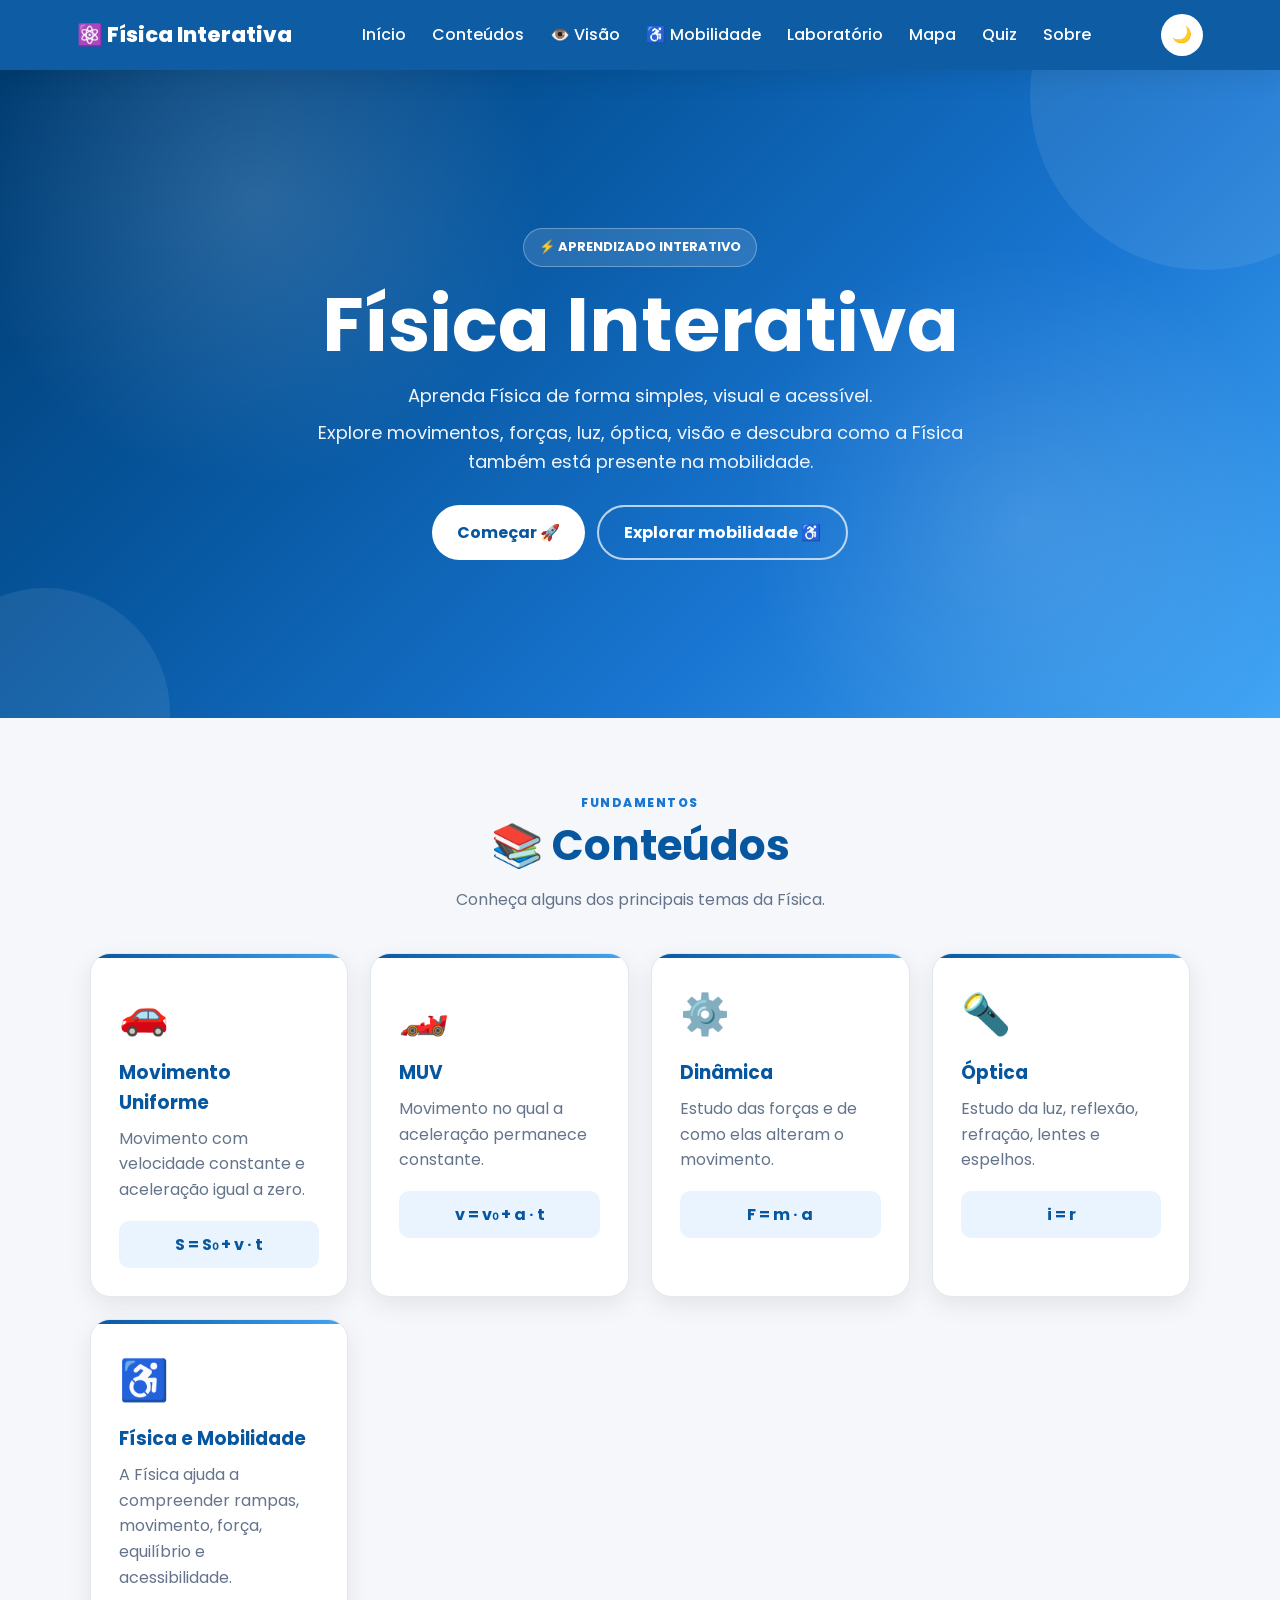
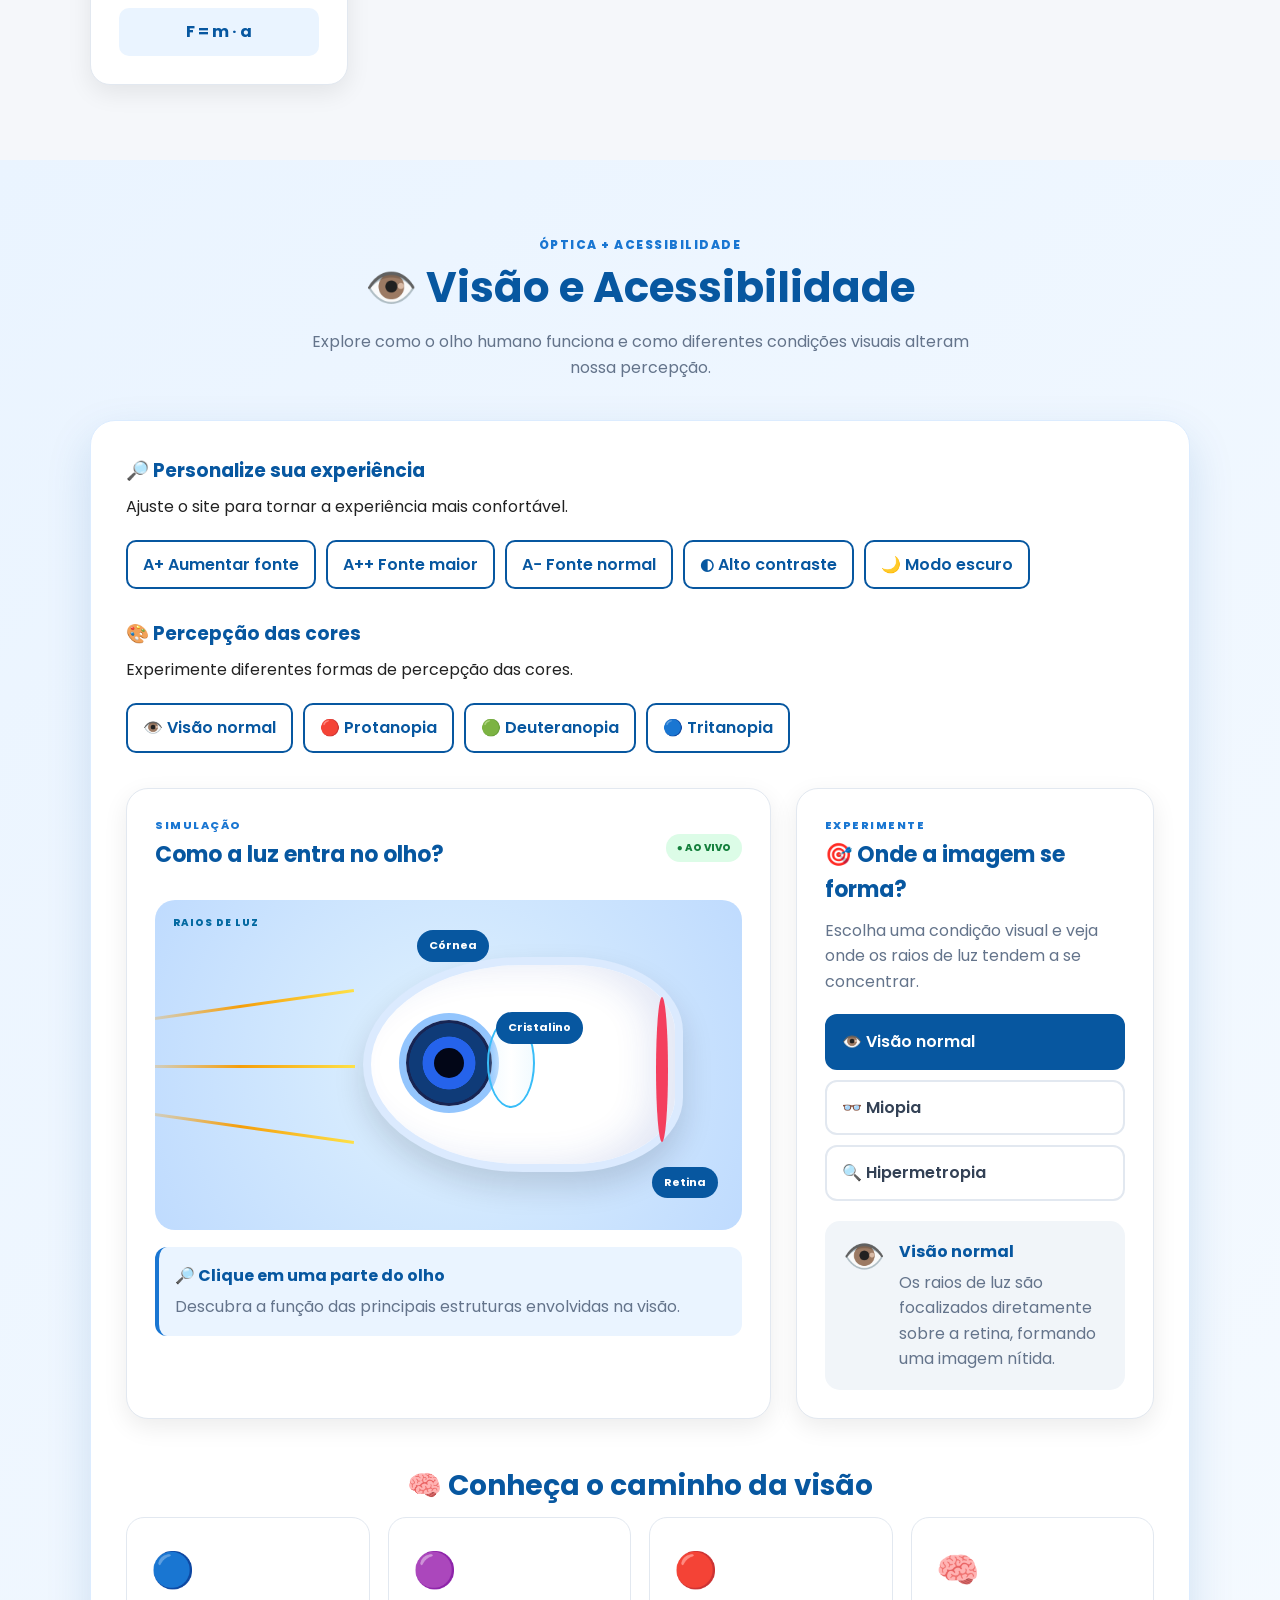
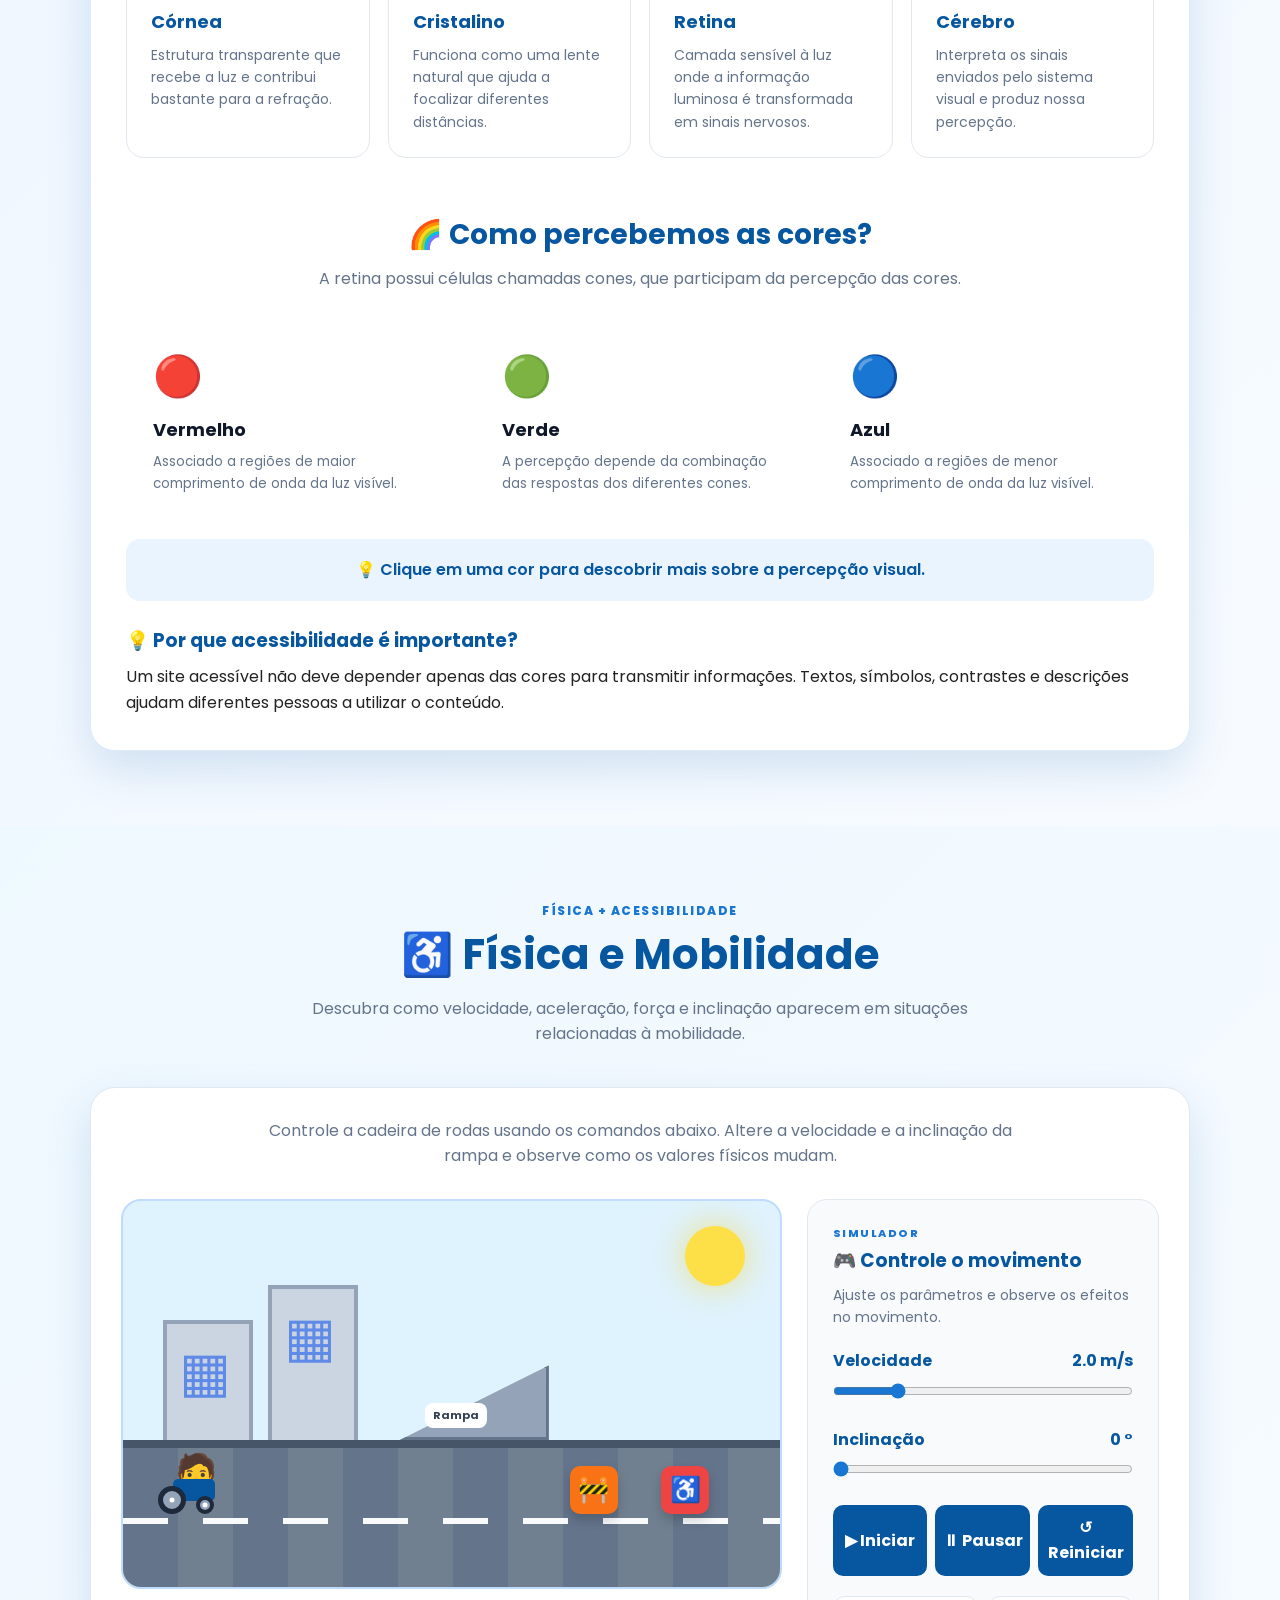
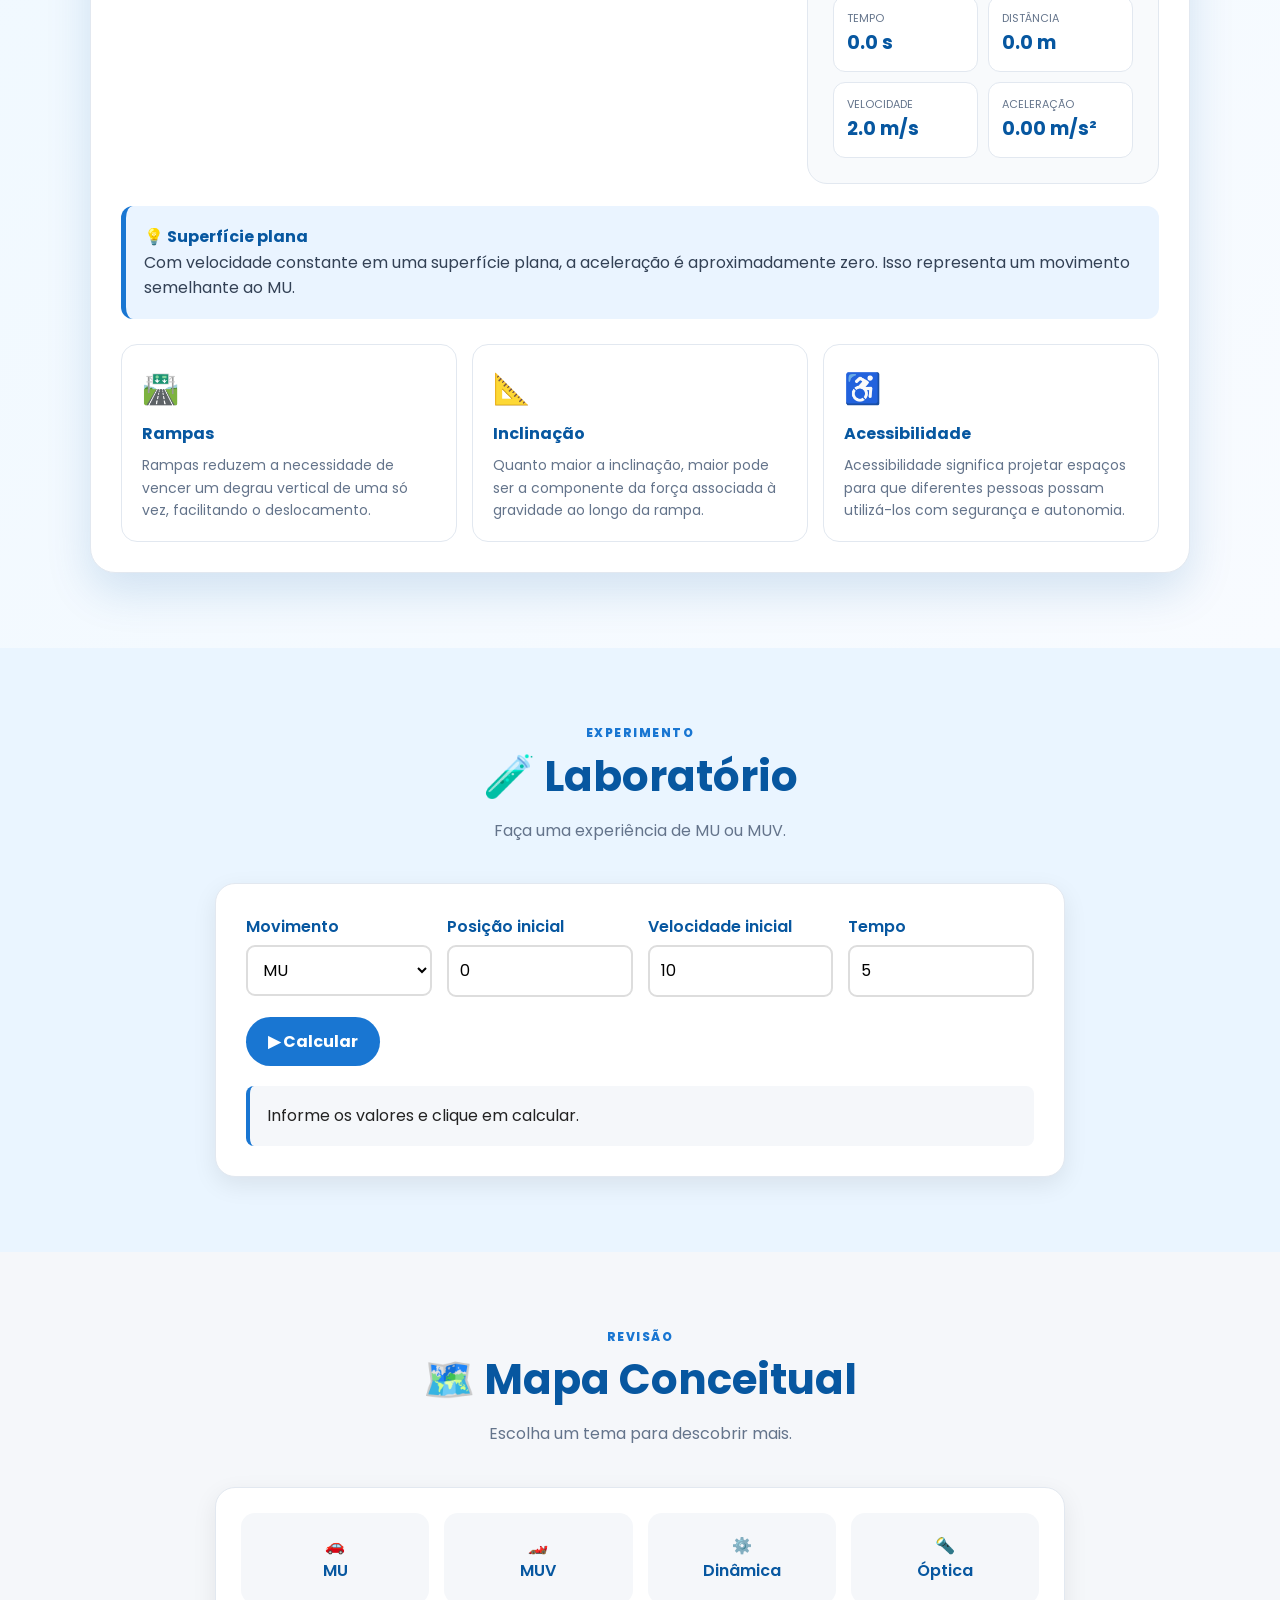
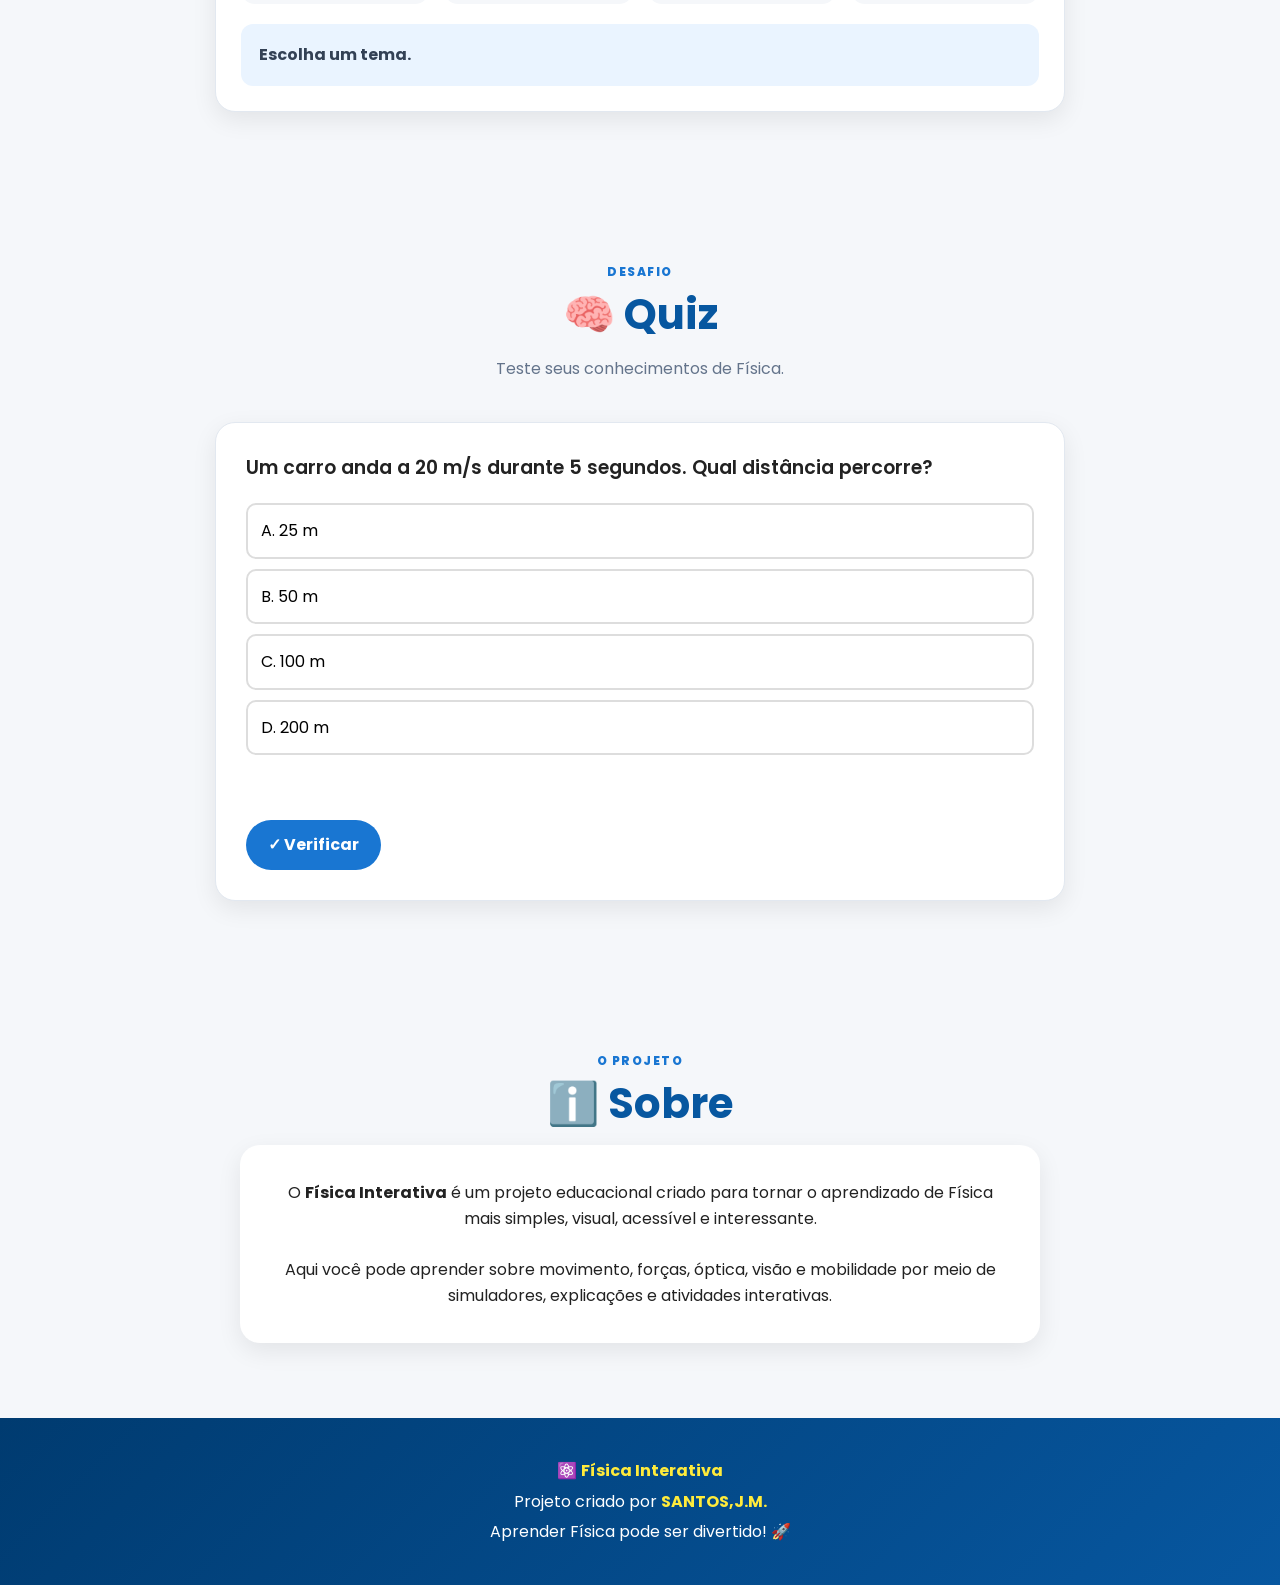
<file: index.html>
<!DOCTYPE html>
<html lang="pt-BR">

<head>
    <meta charset="UTF-8">
    <meta name="viewport" content="width=device-width, initial-scale=1.0">

    <meta
        name="description"
        content="Física Interativa — aprenda Física de forma visual, acessível e interativa."
    >

    <title>Física Interativa</title>

    <link rel="preconnect" href="https://fonts.googleapis.com">
    <link rel="preconnect" href="https://fonts.gstatic.com" crossorigin>

    <link
        href="https://fonts.googleapis.com/css2?family=Poppins:wght@400;500;600;700;800&display=swap"
        rel="stylesheet"
    >

    <style>
        /* =====================================================
           VARIÁVEIS
        ===================================================== */

        :root {
            --azul: #0757a0;
            --azul-escuro: #003b70;
            --azul2: #1976d2;
            --azul-claro: #42a5f5;

            --fundo: #f5f7fa;
            --branco: #ffffff;
            --texto: #222222;
            --texto-suave: #64748b;

            --suave: #eaf4ff;
            --verde: #2e7d32;
            --vermelho: #c62828;
            --amarelo: #f59e0b;

            --borda: #e2e8f0;

            --sombra: 0 8px 25px rgba(0, 0, 0, 0.08);
            --sombra-forte: 0 18px 45px rgba(7, 87, 160, 0.15);

            --raio: 20px;
        }

        /* =====================================================
           RESET
        ===================================================== */

        * {
            margin: 0;
            padding: 0;
            box-sizing: border-box;
        }

        html {
            scroll-behavior: smooth;
            scroll-padding-top: 80px;
        }

        body {
            font-family: "Poppins", sans-serif;
            background: var(--fundo);
            color: var(--texto);
            line-height: 1.6;
            transition: background .3s, color .3s;
        }

        button,
        input,
        select {
            font: inherit;
        }

        button {
            cursor: pointer;
        }

        a {
            text-decoration: none;
            color: inherit;
        }

        /* =====================================================
           HEADER
        ===================================================== */

        header {
            position: sticky;
            top: 0;
            z-index: 1000;

            min-height: 70px;
            padding: 12px 6%;

            display: flex;
            align-items: center;
            justify-content: space-between;
            gap: 20px;

            background: rgba(7, 87, 160, .97);
            color: white;

            box-shadow: var(--sombra);
            backdrop-filter: blur(12px);
        }

        .logo {
            font-size: 21px;
            font-weight: 800;
            white-space: nowrap;
        }

        nav {
            display: flex;
            align-items: center;
            gap: 18px;
        }

        nav a {
            position: relative;
            padding: 8px 4px;
            font-weight: 500;
        }

        nav a::after {
            content: "";
            position: absolute;
            left: 0;
            bottom: 2px;

            width: 0;
            height: 2px;

            background: #ffeb3b;
            transition: width .2s;
        }

        nav a:hover::after {
            width: 100%;
        }

        nav a:hover {
            color: #ffeb3b;
        }

        .menu-btn {
            display: none;

            border: 0;
            background: transparent;
            color: white;

            font-size: 28px;
        }

        .tema-btn {
            flex-shrink: 0;

            width: 42px;
            height: 42px;

            border: 0;
            border-radius: 50%;

            background: white;

            transition: transform .2s;
        }

        .tema-btn:hover {
            transform: rotate(15deg) scale(1.05);
        }

        /* =====================================================
           HERO
        ===================================================== */

        .hero {
            min-height: 72vh;

            display: grid;
            place-items: center;

            text-align: center;

            padding: 70px 20px;

            color: white;

            background:
                radial-gradient(
                    circle at 20% 20%,
                    rgba(255,255,255,.15),
                    transparent 25%
                ),
                radial-gradient(
                    circle at 80% 70%,
                    rgba(255,255,255,.12),
                    transparent 25%
                ),
                linear-gradient(
                    135deg,
                    #003b70,
                    #0757a0,
                    #1976d2,
                    #42a5f5
                );

            position: relative;
            overflow: hidden;
        }

        .hero::before,
        .hero::after {
            content: "";
            position: absolute;

            border-radius: 50%;

            background: rgba(255,255,255,.08);
        }

        .hero::before {
            width: 350px;
            height: 350px;
            top: -150px;
            right: -100px;
        }

        .hero::after {
            width: 250px;
            height: 250px;
            bottom: -120px;
            left: -80px;
        }

        .hero-content {
            position: relative;
            z-index: 2;

            max-width: 820px;
        }

        .hero-badge {
            display: inline-block;

            margin-bottom: 18px;

            padding: 8px 15px;

            border: 1px solid rgba(255,255,255,.3);
            border-radius: 30px;

            background: rgba(255,255,255,.12);

            font-size: 13px;
            font-weight: 700;
        }

        .hero h1 {
            font-size: clamp(42px, 8vw, 76px);
            line-height: 1.05;
            margin-bottom: 18px;
        }

        .hero p {
            font-size: 18px;
            margin: 8px auto;
            max-width: 700px;
            color: rgba(255,255,255,.94);
        }

        .hero-buttons {
            display: flex;
            justify-content: center;
            flex-wrap: wrap;
            gap: 12px;
            margin-top: 28px;
        }

        .btn {
            display: inline-flex;
            align-items: center;
            justify-content: center;

            padding: 13px 25px;

            border: 0;
            border-radius: 30px;

            background: white;
            color: var(--azul);

            font-weight: 700;

            transition: .2s;
        }

        .btn:hover {
            transform: translateY(-3px);
            box-shadow: 0 10px 25px rgba(0,0,0,.18);
        }

        .btn-outline {
            background: transparent;
            color: white;
            border: 2px solid rgba(255,255,255,.7);
        }

        /* =====================================================
           SEÇÕES
        ===================================================== */

        section {
            padding: 75px 7%;
        }

        .titulo {
            text-align: center;

            color: var(--azul);

            font-size: clamp(28px, 5vw, 42px);

            margin-bottom: 8px;
        }

        .descricao {
            max-width: 700px;

            margin: 0 auto 40px;

            text-align: center;

            color: var(--texto-suave);
        }

        .section-tag {
            display: block;
            text-align: center;

            color: var(--azul2);

            font-size: 12px;
            font-weight: 800;

            letter-spacing: 1.5px;
        }

        /* =====================================================
           CARDS
        ===================================================== */

        .cards {
            max-width: 1150px;

            margin: auto;

            display: grid;

            grid-template-columns:
                repeat(auto-fit, minmax(220px, 1fr));

            gap: 22px;
        }

        .card {
            position: relative;

            background: var(--branco);

            padding: 28px;

            border-radius: var(--raio);

            box-shadow: var(--sombra);

            border: 1px solid var(--borda);

            overflow: hidden;

            transition: .25s;
        }

        .card::before {
            content: "";

            position: absolute;

            top: 0;
            left: 0;

            width: 100%;
            height: 4px;

            background:
                linear-gradient(
                    90deg,
                    var(--azul),
                    var(--azul-claro)
                );
        }

        .card:hover {
            transform: translateY(-7px);
            box-shadow: var(--sombra-forte);
        }

        .card h3 {
            color: var(--azul);
            margin: 12px 0 8px;
        }

        .card p {
            color: var(--texto-suave);
        }

        .icone {
            font-size: 40px;
        }

        .formula {
            margin-top: 18px;

            padding: 11px;

            text-align: center;

            background: var(--suave);

            color: var(--azul);

            border-radius: 10px;

            font-weight: 700;
        }

        /* =====================================================
           ACESSIBILIDADE
        ===================================================== */

        .acessibilidade {
            background:
                linear-gradient(
                    135deg,
                    #eaf4ff,
                    #f7fbff
                );
        }

        .acessibilidade-box {
            max-width: 1100px;

            margin: auto;

            background: white;

            padding: 35px;

            border-radius: 25px;

            box-shadow: var(--sombra-forte);

            border: 1px solid #dcecff;
        }

        .acessibilidade-box h3 {
            color: var(--azul);
            margin-bottom: 8px;
        }

        .botoes-acessibilidade {
            display: flex;
            flex-wrap: wrap;
            gap: 10px;

            margin: 20px 0 30px;
        }

        .botoes-acessibilidade button {
            border: 2px solid var(--azul);

            background: white;

            color: var(--azul);

            padding: 10px 15px;

            border-radius: 10px;

            font-weight: 600;

            transition: .2s;
        }

        .botoes-acessibilidade button:hover,
        .botoes-acessibilidade button.ativo {
            background: var(--azul);
            color: white;
            transform: translateY(-2px);
        }

        /* =====================================================
           VISÃO
        ===================================================== */

        .visao-interativa {
            margin-top: 35px;
        }

        .visao-grid {
            display: grid;
            grid-template-columns: 1.35fr .75fr;
            gap: 25px;
        }

        .olho-card,
        .controle-visao {
            background: white;

            padding: 28px;

            border-radius: 22px;

            box-shadow: var(--sombra);

            border: 1px solid var(--borda);
        }

        .card-top {
            display: flex;
            align-items: center;
            justify-content: space-between;

            gap: 15px;

            margin-bottom: 20px;
        }

        .card-top h3,
        .controle-visao h3 {
            color: var(--azul);
            font-size: 22px;
        }

        .mini-label {
            display: block;

            color: var(--azul2);

            font-size: 11px;
            font-weight: 800;

            letter-spacing: 1.5px;

            margin-bottom: 3px;
        }

        .status {
            padding: 6px 11px;

            border-radius: 20px;

            background: #dcfce7;

            color: #15803d;

            font-size: 10px;
            font-weight: 800;

            white-space: nowrap;
        }

        .olho-simulacao {
            height: 330px;

            position: relative;

            overflow: hidden;

            border-radius: 20px;

            background:
                radial-gradient(
                    circle at center,
                    #e0f2fe,
                    #bfdbfe
                );
        }

        .olho-simulacao::after {
            content: "RAIOS DE LUZ";

            position: absolute;

            left: 18px;
            top: 15px;

            color: #0369a1;

            font-size: 10px;
            font-weight: 800;

            letter-spacing: 1px;
        }

        .olho-real {
            position: absolute;

            width: 320px;
            height: 215px;

            right: 10%;
            top: 57px;

            background: white;

            border: 8px solid #dbeafe;

            border-radius: 65% 45% 45% 65%;

            box-shadow:
                inset -25px 0 35px rgba(30,64,175,.12),
                0 15px 30px rgba(15,23,42,.15);
        }

        .iris {
            position: absolute;

            width: 86px;
            height: 86px;

            left: 35px;
            top: 55px;

            border-radius: 50%;

            background:
                radial-gradient(
                    circle,
                    #020617 0 18%,
                    #2563eb 19% 43%,
                    #0f3b78 44% 65%,
                    #172554 66%
                );

            box-shadow:
                0 0 0 7px #93c5fd;
        }

        .pupila {
            position: absolute;

            width: 30px;
            height: 30px;

            left: 50%;
            top: 50%;

            transform: translate(-50%, -50%);

            background: #020617;

            border-radius: 50%;
        }

        .cristalino {
            position: absolute;

            left: 116px;
            top: 53px;

            width: 48px;
            height: 90px;

            border-radius: 50%;

            background:
                linear-gradient(
                    90deg,
                    rgba(125,211,252,.1),
                    rgba(255,255,255,.9),
                    rgba(125,211,252,.1)
                );

            border: 2px solid #38bdf8;
        }

        .retina {
            position: absolute;

            right: 7px;
            top: 32px;

            width: 12px;
            height: 145px;

            border-radius: 50%;

            background: #f43f5e;
        }

        .raio {
            position: absolute;

            left: -30px;

            width: 230px;
            height: 3px;

            z-index: 5;

            background:
                linear-gradient(
                    90deg,
                    transparent,
                    #f59e0b,
                    #fde047
                );

            animation: luz 2.3s infinite linear;
        }

        .raio-1 {
            top: 105px;
            transform: rotate(-8deg);
        }

        .raio-2 {
            top: 165px;
            animation-delay: .35s;
        }

        .raio-3 {
            top: 225px;
            transform: rotate(8deg);
            animation-delay: .7s;
        }

        @keyframes luz {
            0% {
                opacity: 0;
                transform: translateX(-20px) scaleX(.5);
            }

            35% {
                opacity: 1;
            }

            100% {
                opacity: 0;
                transform: translateX(150px) scaleX(1);
            }
        }

        .parte-olho {
            position: absolute;

            z-index: 20;

            border: 0;

            padding: 7px 12px;

            border-radius: 20px;

            background: var(--azul);

            color: white;

            font-size: 11px;
            font-weight: 700;

            transition: .2s;
        }

        .parte-olho:hover {
            background: var(--azul2);
            transform: scale(1.06);
        }

        .label-cornea {
            right: 43%;
            top: 30px;
        }

        .label-cristalino {
            right: 27%;
            top: 112px;
        }

        .label-retina {
            right: 4%;
            bottom: 32px;
        }

        .explicacao-olho {
            margin-top: 17px;

            padding: 16px;

            background: var(--suave);

            border-left: 4px solid var(--azul2);

            border-radius: 12px;

            color: var(--texto-suave);
        }

        .explicacao-olho strong {
            color: var(--azul);
        }

        .explicacao-olho p {
            margin-top: 5px;
        }

        .controle-visao > p {
            color: var(--texto-suave);
            margin: 10px 0 20px;
        }

        .condicoes {
            display: grid;
            gap: 10px;
        }

        .condicao {
            width: 100%;

            padding: 13px 15px;

            text-align: left;

            border: 2px solid var(--borda);

            background: white;

            border-radius: 12px;

            color: #334155;

            font-weight: 600;
        }

        .condicao:hover {
            border-color: var(--azul2);
        }

        .condicao.ativo {
            background: var(--azul);
            border-color: var(--azul);
            color: white;
        }

        .resultado-visao {
            margin-top: 20px;

            padding: 18px;

            display: flex;
            gap: 14px;
            align-items: flex-start;

            border-radius: 15px;

            background: #f1f5f9;
        }

        .resultado-icone {
            font-size: 34px;
            line-height: 1;
        }

        .resultado-visao strong {
            color: var(--azul);
        }

        .resultado-visao p {
            margin-top: 5px;
            color: var(--texto-suave);
        }

        .anatomia {
            margin-top: 45px;
        }

        .subtitulo-visao {
            text-align: center;

            color: var(--azul);

            font-size: 28px;

            margin-bottom: 25px;
        }

        .partes-grid {
            display: grid;
            grid-template-columns: repeat(4, 1fr);
            gap: 18px;
        }

        .parte-card {
            padding: 24px;

            background: white;

            border: 1px solid var(--borda);

            border-radius: 18px;

            transition: .25s;
        }

        .parte-card:hover {
            transform: translateY(-6px);
            box-shadow: var(--sombra);
        }

        .parte-icon {
            font-size: 35px;
            margin-bottom: 10px;
        }

        .parte-card h4 {
            color: var(--azul);
            font-size: 18px;
            margin-bottom: 7px;
        }

        .parte-card p {
            color: var(--texto-suave);
            font-size: 14px;
        }

        .cores-visao {
            margin-top: 55px;
        }

        .cores-intro {
            text-align: center;
            max-width: 650px;
            margin: 0 auto 25px;
            color: var(--texto-suave);
        }

        .cores-grid {
            display: grid;
            grid-template-columns: repeat(3, 1fr);
            gap: 18px;
        }

        .cor-card {
            padding: 25px;

            border: 2px solid transparent;

            border-radius: 18px;

            background: white;

            text-align: left;

            transition: .25s;
        }

        .cor-card:hover {
            transform: translateY(-5px);
        }

        .cor-card span {
            display: block;
            font-size: 40px;
            margin-bottom: 8px;
        }

        .cor-card strong {
            display: block;
            color: #0f172a;
            font-size: 18px;
        }

        .cor-card small {
            display: block;
            color: var(--texto-suave);
            margin-top: 7px;
        }

        .cor-info {
            margin-top: 18px;

            padding: 18px;

            border-radius: 14px;

            background: var(--suave);

            color: var(--azul);

            font-weight: 600;

            text-align: center;
        }

        /* =====================================================
           MOBILIDADE
        ===================================================== */

        .mobilidade {
            background:
                linear-gradient(
                    135deg,
                    #eef8ff,
                    #f8fbff
                );
        }

        .mobilidade-box {
            max-width: 1100px;
            margin: auto;

            background: white;

            padding: 30px;

            border-radius: 25px;

            box-shadow: var(--sombra-forte);

            border: 1px solid var(--borda);
        }

        .mobilidade-intro {
            max-width: 760px;
            margin: 0 auto 30px;
            text-align: center;
            color: var(--texto-suave);
        }

        .mobilidade-grid {
            display: grid;
            grid-template-columns: 1.5fr .8fr;
            gap: 25px;
        }

        .pista-area {
            position: relative;

            height: 390px;

            overflow: hidden;

            border-radius: 20px;

            background:
                linear-gradient(
                    180deg,
                    #dff3ff 0 62%,
                    #b7e4b5 62% 100%
                );

            border: 2px solid #bfdbfe;
        }

        .ceu-sol {
            position: absolute;

            top: 25px;
            right: 35px;

            width: 60px;
            height: 60px;

            border-radius: 50%;

            background: #fde047;

            box-shadow:
                0 0 35px rgba(250,204,21,.55);
        }

        .predio {
            position: absolute;

            bottom: 38%;

            width: 90px;
            height: 120px;

            background: #cbd5e1;

            border: 4px solid #94a3b8;

            border-bottom: 0;
        }

        .predio::before {
            content: "▦";

            position: absolute;

            inset: 12px;

            color: #2563eb;

            font-size: 55px;

            line-height: 1.3;

            opacity: .65;
        }

        .predio-1 {
            left: 40px;
        }

        .predio-2 {
            left: 145px;

            height: 155px;
        }

        .pista {
            position: absolute;

            left: 0;
            right: 0;
            bottom: 0;

            height: 38%;

            background:
                repeating-linear-gradient(
                    90deg,
                    #64748b 0 55px,
                    #708090 55px 110px
                );

            border-top: 8px solid #475569;
        }

        .faixa {
            position: absolute;

            left: 0;
            right: 0;
            top: 50%;

            height: 6px;

            background:
                repeating-linear-gradient(
                    90deg,
                    #f8fafc 0 45px,
                    transparent 45px 80px
                );
        }

        .rampa {
            position: absolute;

            left: 42%;
            bottom: 38%;

            width: 150px;
            height: 75px;

            background: #94a3b8;

            clip-path: polygon(0 100%, 100% 100%, 100% 0);

            border: 3px solid #64748b;
        }

        .rampa-label {
            position: absolute;

            left: 46%;
            bottom: calc(38% + 12px);

            padding: 4px 8px;

            background: white;

            border-radius: 8px;

            color: #334155;

            font-size: 11px;
            font-weight: 700;
        }

        .obstaculo {
            position: absolute;

            bottom: 19%;

            width: 48px;
            height: 48px;

            display: grid;
            place-items: center;

            border-radius: 10px;

            border: 0;

            background: #f97316;
            color: white;

            font-size: 25px;

            box-shadow: 0 6px 12px rgba(0,0,0,.18);

            transition: transform .2s;
        }

        .obstaculo:hover {
            transform: scale(1.1);
        }

        .obstaculo-1 {
            left: 68%;
        }

        .obstaculo-2 {
            left: 82%;
            background: #ef4444;
        }

        .cadeira {
            position: absolute;

            left: 25px;
            bottom: 19%;

            width: 75px;
            height: 70px;

            z-index: 10;

            transition:
                left .08s linear,
                transform .2s;
        }

        .pessoa {
            position: absolute;

            left: 27px;
            top: 0;

            font-size: 34px;
        }

        .assento {
            position: absolute;

            left: 25px;
            top: 35px;

            width: 42px;
            height: 22px;

            border-radius: 5px;

            background: #0757a0;
        }

        .roda {
            position: absolute;

            bottom: 0;

            width: 28px;
            height: 28px;

            border: 5px solid #1e293b;

            border-radius: 50%;

            background: #94a3b8;
        }

        .roda::after {
            content: "";

            position: absolute;

            width: 5px;
            height: 5px;

            left: 50%;
            top: 50%;

            transform: translate(-50%, -50%);

            background: white;

            border-radius: 50%;
        }

        .roda-1 {
            left: 10px;
        }

        .roda-2 {
            left: 48px;
            width: 18px;
            height: 18px;
            border-width: 4px;
        }

        .controle-mobilidade {
            padding: 25px;

            border-radius: 20px;

            background: #f8fafc;

            border: 1px solid var(--borda);
        }

        .controle-mobilidade h3 {
            color: var(--azul);
            margin-bottom: 8px;
        }

        .controle-mobilidade p {
            color: var(--texto-suave);
            font-size: 14px;
        }

        .controle-item {
            margin-top: 20px;
        }

        .controle-item label {
            display: flex;
            justify-content: space-between;

            color: var(--azul);

            font-weight: 700;

            margin-bottom: 7px;
        }

        .controle-item input[type="range"] {
            width: 100%;
            accent-color: var(--azul2);
        }

        .botoes-mobilidade {
            display: grid;
            grid-template-columns: repeat(3, 1fr);
            gap: 8px;
            margin-top: 20px;
        }

        .botoes-mobilidade button {
            padding: 10px 7px;

            border: 0;

            border-radius: 10px;

            background: var(--azul);

            color: white;

            font-weight: 700;
        }

        .botoes-mobilidade button:hover {
            background: var(--azul2);
        }

        .dados-mobilidade {
            display: grid;
            grid-template-columns: repeat(2, 1fr);

            gap: 10px;

            margin-top: 20px;
        }

        .dado {
            padding: 13px;

            background: white;

            border-radius: 12px;

            border: 1px solid var(--borda);
        }

        .dado span {
            display: block;

            color: var(--texto-suave);

            font-size: 11px;

            text-transform: uppercase;
        }

        .dado strong {
            display: block;

            color: var(--azul);

            font-size: 19px;
        }

        .mobilidade-info {
            margin-top: 22px;

            padding: 18px;

            border-left: 5px solid var(--azul2);

            background: var(--suave);

            border-radius: 12px;

            color: #334155;
        }

        .mobilidade-info strong {
            color: var(--azul);
        }

        .acessibilidade-cards {
            display: grid;

            grid-template-columns:
                repeat(3, 1fr);

            gap: 15px;

            margin-top: 25px;
        }

        .acess-card {
            padding: 20px;

            background: white;

            border: 1px solid var(--borda);

            border-radius: 16px;
        }

        .acess-card span {
            font-size: 30px;
        }

        .acess-card h4 {
            color: var(--azul);
            margin: 8px 0;
        }

        .acess-card p {
            color: var(--texto-suave);
            font-size: 14px;
        }

        /* =====================================================
           LABORATÓRIO
        ===================================================== */

        .laboratorio {
            background: #eaf5ff;
        }

        .simulador,
        .quiz {
            max-width: 850px;

            margin: auto;

            background: white;

            padding: 30px;

            border-radius: 20px;

            box-shadow: var(--sombra);

            border: 1px solid var(--borda);
        }

        .controles {
            display: grid;

            grid-template-columns:
                repeat(auto-fit, minmax(160px, 1fr));

            gap: 15px;
        }

        .campo label {
            display: block;

            color: var(--azul);

            font-weight: 600;

            margin-bottom: 5px;
        }

        .campo input,
        .campo select {
            width: 100%;

            padding: 11px;

            border: 2px solid #ddd;

            border-radius: 9px;

            background: white;
        }

        .campo input:focus,
        .campo select:focus {
            outline: 3px solid rgba(25,118,210,.15);
            border-color: var(--azul2);
        }

        .btn-azul {
            margin-top: 20px;

            padding: 12px 22px;

            border: 0;

            border-radius: 25px;

            background: var(--azul2);

            color: white;

            font-weight: 700;

            transition: .2s;
        }

        .btn-azul:hover {
            background: var(--azul);
            transform: translateY(-2px);
        }

        .resultado {
            margin-top: 20px;

            padding: 17px;

            background: #f5f7fa;

            border-left: 4px solid var(--azul2);

            border-radius: 8px;
        }

        /* =====================================================
           MAPA
        ===================================================== */

        .mapa-box {
            max-width: 850px;

            margin: auto;

            background: white;

            padding: 25px;

            border-radius: 20px;

            box-shadow: var(--sombra);

            border: 1px solid var(--borda);
        }

        .mapa {
            display: grid;

            grid-template-columns:
                repeat(4, 1fr);

            gap: 15px;
        }

        .mapa button {
            border: 0;

            padding: 20px;

            background: #f5f7fa;

            color: var(--azul);

            border-radius: 14px;

            font-weight: 600;

            transition: .2s;
        }

        .mapa button:hover,
        .mapa button.ativo {
            background: var(--suave);
            transform: translateY(-3px);
        }

        #resumo {
            margin-top: 20px;

            padding: 18px;

            background: var(--suave);

            border-radius: 12px;

            color: #334155;
        }

        /* =====================================================
           QUIZ
        ===================================================== */

        .pergunta {
            font-size: 19px;

            font-weight: 600;

            margin-bottom: 20px;
        }

        .opcoes {
            display: grid;
            gap: 10px;
        }

        .opcao {
            padding: 13px;

            text-align: left;

            border: 2px solid #ddd;

            border-radius: 10px;

            background: white;

            transition: .2s;
        }

        .opcao:hover {
            border-color: var(--azul2);
            background: var(--suave);
        }

        .opcao.selecionada {
            border-color: var(--azul2);
            background: #dceeff;
        }

        .feedback {
            margin-top: 15px;

            padding: 15px;

            border-radius: 10px;
        }

        .certo {
            background: #dff5e3;
            color: #176525;
        }

        .erro {
            background: #ffe1e1;
            color: #9b1c1c;
        }

        /* =====================================================
           SOBRE
        ===================================================== */

        .sobre-box {
            max-width: 800px;

            margin: auto;

            text-align: center;

            padding: 35px;

            background: white;

            border-radius: 20px;

            box-shadow: var(--sombra);
        }

        /* =====================================================
           FOOTER
        ===================================================== */

        footer {
            padding: 35px 20px;

            background:
                linear-gradient(
                    135deg,
                    #003b70,
                    #0757a0
                );

            color: white;

            text-align: center;
        }

        footer p {
            margin: 5px 0;
        }

        footer strong {
            color: #ffeb3b;
        }

        /* =====================================================
           MODO ESCURO
        ===================================================== */

        body.dark {
            --fundo: #0f172a;
            --texto: #f1f5f9;
            --suave: #172554;
            --texto-suave: #cbd5e1;
            --borda: #334155;
        }

        body.dark .acessibilidade,
        body.dark .mobilidade,
        body.dark .laboratorio {
            background: #111c35;
        }

        body.dark .card,
        body.dark .acessibilidade-box,
        body.dark .olho-card,
        body.dark .controle-visao,
        body.dark .parte-card,
        body.dark .cor-card,
        body.dark .simulador,
        body.dark .quiz,
        body.dark .mapa-box,
        body.dark .sobre-box,
        body.dark .mobilidade-box {
            background: #1e293b;
            color: var(--texto);
            border-color: #334155;
        }

        body.dark .controle-mobilidade,
        body.dark .dado,
        body.dark .acess-card {
            background: #0f172a;
            border-color: #334155;
        }

        body.dark .campo input,
        body.dark .campo select,
        body.dark .opcao,
        body.dark .condicao,
        body.dark .botoes-acessibilidade button {
            background: #0f172a;
            color: white;
            border-color: #475569;
        }

        body.dark .resultado,
        body.dark .resultado-visao {
            background: #0f172a;
        }

        body.dark .cor-card strong {
            color: white;
        }

        body.dark .olho-simulacao {
            background:
                radial-gradient(
                    circle,
                    #172554,
                    #0f172a
                );
        }

        body.dark .status {
            background: #14532d;
            color: #bbf7d0;
        }

        body.dark .mobilidade-info {
            color: #cbd5e1;
        }

        /* =====================================================
           ALTO CONTRASTE
        ===================================================== */

        body.contraste {
            background: #000;
            color: #fff;
        }

        body.contraste .card,
        body.contraste .acessibilidade-box,
        body.contraste .olho-card,
        body.contraste .controle-visao,
        body.contraste .parte-card,
        body.contraste .cor-card,
        body.contraste .simulador,
        body.contraste .quiz,
        body.contraste .mapa-box,
        body.contraste .sobre-box,
        body.contraste .mobilidade-box,
        body.contraste .controle-mobilidade,
        body.contraste .acess-card {
            background: #000;
            color: white;
            border: 2px solid white;
        }

        body.contraste .titulo,
        body.contraste h3,
        body.contraste h4 {
            color: white;
        }

        body.contraste .descricao,
        body.contraste .parte-card p,
        body.contraste .cor-card small,
        body.contraste .controle-visao > p,
        body.contraste .mobilidade-intro,
        body.contraste .controle-mobilidade p,
        body.contraste .acess-card p {
            color: white;
        }

        /* =====================================================
           SIMULAÇÃO DE CORES
        ===================================================== */

        body.protanopia .visao-area {
            filter: sepia(.55) saturate(.65);
        }

        body.deuteranopia .visao-area {
            filter:
                sepia(.35)
                hue-rotate(15deg)
                saturate(.75);
        }

        body.tritanopia .visao-area {
            filter:
                hue-rotate(40deg)
                saturate(.8);
        }

        /* =====================================================
           FONTE
        ===================================================== */

        body.fonte-grande {
            font-size: 115%;
        }

        body.fonte-maior {
            font-size: 130%;
        }

        /* =====================================================
           REDUÇÃO DE MOVIMENTO
        ===================================================== */

        @media (prefers-reduced-motion: reduce) {
            *,
            *::before,
            *::after {
                scroll-behavior: auto !important;
                animation-duration: .01ms !important;
                transition-duration: .01ms !important;
            }
        }

        /* =====================================================
           MOBILE
        ===================================================== */

        @media (max-width: 900px) {
            nav {
                display: none;

                position: absolute;

                top: 70px;
                right: 15px;

                width: 240px;

                flex-direction: column;
                align-items: stretch;

                gap: 0;

                background: var(--azul);

                border-radius: 0 0 15px 15px;

                overflow: hidden;

                box-shadow: var(--sombra);
            }

            nav.ativo {
                display: flex;
            }

            nav a {
                padding: 14px 18px;
                border-bottom: 1px solid #ffffff22;
            }

            .menu-btn {
                display: block;
            }

            .visao-grid,
            .mobilidade-grid {
                grid-template-columns: 1fr;
            }

            .partes-grid {
                grid-template-columns: repeat(2, 1fr);
            }
        }

        @media (max-width: 600px) {
            header {
                padding: 12px 4%;
            }

            .logo {
                font-size: 18px;
            }

            section {
                padding: 50px 5%;
            }

            .hero {
                min-height: 65vh;
            }

            .hero p {
                font-size: 16px;
            }

            .hero-buttons {
                flex-direction: column;
                align-items: center;
            }

            .btn {
                width: min(280px, 100%);
            }

            .acessibilidade-box,
            .olho-card,
            .controle-visao,
            .simulador,
            .quiz,
            .mobilidade-box {
                padding: 20px;
            }

            .partes-grid,
            .cores-grid,
            .acessibilidade-cards {
                grid-template-columns: 1fr;
            }

            .mapa {
                grid-template-columns: 1fr;
            }

            .olho-simulacao {
                height: 280px;
            }

            .olho-real {
                width: 270px;
                transform: scale(.82);
                transform-origin: center;
                right: -5px;
            }

            .label-cornea {
                right: 38%;
            }

            .label-cristalino {
                right: 12%;
            }

            .label-retina {
                right: 2%;
                bottom: 20px;
            }

            .card-top {
                align-items: flex-start;
                flex-direction: column;
            }

            .pista-area {
                height: 330px;
            }

            .botoes-mobilidade {
                grid-template-columns: 1fr;
            }
        }
    </style>
</head>

<body>

    <!-- =====================================================
         HEADER
    ===================================================== -->

    <header>
        <a href="#inicio" class="logo">
            ⚛️ Física Interativa
        </a>

        <button
            class="menu-btn"
            id="menuBtn"
            aria-label="Abrir menu"
            aria-expanded="false">
            ☰
        </button>

        <nav id="menu">
            <a href="#inicio">Início</a>
            <a href="#conteudos">Conteúdos</a>
            <a href="#visao">👁️ Visão</a>
            <a href="#mobilidade">♿ Mobilidade</a>
            <a href="#laboratorio">Laboratório</a>
            <a href="#mapa">Mapa</a>
            <a href="#quiz">Quiz</a>
            <a href="#sobre">Sobre</a>
        </nav>

        <button
            class="tema-btn"
            id="temaBtn"
            aria-label="Ativar modo escuro">
            🌙
        </button>
    </header>

    <main>

        <!-- =================================================
             HERO
        ================================================= -->

        <section class="hero" id="inicio">

            <div class="hero-content">

                <span class="hero-badge">
                    ⚡ APRENDIZADO INTERATIVO
                </span>

                <h1>
                    Física Interativa
                </h1>

                <p>
                    Aprenda Física de forma simples,
                    visual e acessível.
                </p>

                <p>
                    Explore movimentos, forças, luz,
                    óptica, visão e descubra como a Física
                    também está presente na mobilidade.
                </p>

                <div class="hero-buttons">

                    <a href="#conteudos" class="btn">
                        Começar 🚀
                    </a>

                    <a href="#mobilidade" class="btn btn-outline">
                        Explorar mobilidade ♿
                    </a>

                </div>
            </div>
        </section>

        <!-- =================================================
             CONTEÚDOS
        ================================================= -->

        <section id="conteudos">

            <span class="section-tag">
                FUNDAMENTOS
            </span>

            <h2 class="titulo">
                📚 Conteúdos
            </h2>

            <p class="descricao">
                Conheça alguns dos principais temas da Física.
            </p>

            <div class="cards">

                <article class="card">
                    <span class="icone">🚗</span>

                    <h3>
                        Movimento Uniforme
                    </h3>

                    <p>
                        Movimento com velocidade constante
                        e aceleração igual a zero.
                    </p>

                    <div class="formula">
                        S = S₀ + v · t
                    </div>
                </article>

                <article class="card">
                    <span class="icone">🏎️</span>

                    <h3>
                        MUV
                    </h3>

                    <p>
                        Movimento no qual a aceleração
                        permanece constante.
                    </p>

                    <div class="formula">
                        v = v₀ + a · t
                    </div>
                </article>

                <article class="card">
                    <span class="icone">⚙️</span>

                    <h3>
                        Dinâmica
                    </h3>

                    <p>
                        Estudo das forças e de como
                        elas alteram o movimento.
                    </p>

                    <div class="formula">
                        F = m · a
                    </div>
                </article>

                <article class="card">
                    <span class="icone">🔦</span>

                    <h3>
                        Óptica
                    </h3>

                    <p>
                        Estudo da luz, reflexão,
                        refração, lentes e espelhos.
                    </p>

                    <div class="formula">
                        i = r
                    </div>
                </article>

                <article class="card">
                    <span class="icone">♿</span>

                    <h3>
                        Física e Mobilidade
                    </h3>

                    <p>
                        A Física ajuda a compreender rampas,
                        movimento, força, equilíbrio e
                        acessibilidade.
                    </p>

                    <div class="formula">
                        F = m · a
                    </div>
                </article>

            </div>
        </section>

        <!-- =================================================
             VISÃO E ACESSIBILIDADE
        ================================================= -->

        <section class="acessibilidade" id="visao">

            <span class="section-tag">
                ÓPTICA + ACESSIBILIDADE
            </span>

            <h2 class="titulo">
                👁️ Visão e Acessibilidade
            </h2>

            <p class="descricao">
                Explore como o olho humano funciona e como
                diferentes condições visuais alteram nossa
                percepção.
            </p>

            <div class="acessibilidade-box">

                <h3>
                    🔎 Personalize sua experiência
                </h3>

                <p>
                    Ajuste o site para tornar a experiência
                    mais confortável.
                </p>

                <div class="botoes-acessibilidade">

                    <button id="fonteMais">
                        A+ Aumentar fonte
                    </button>

                    <button id="fonteMaior">
                        A++ Fonte maior
                    </button>

                    <button id="fonteMenos">
                        A− Fonte normal
                    </button>

                    <button id="contraste">
                        ◐ Alto contraste
                    </button>

                    <button id="escuro">
                        🌙 Modo escuro
                    </button>

                </div>

                <h3>
                    🎨 Percepção das cores
                </h3>

                <p>
                    Experimente diferentes formas de percepção
                    das cores.
                </p>

                <div class="botoes-acessibilidade">

                    <button data-visao="normal">
                        👁️ Visão normal
                    </button>

                    <button data-visao="protanopia">
                        🔴 Protanopia
                    </button>

                    <button data-visao="deuteranopia">
                        🟢 Deuteranopia
                    </button>

                    <button data-visao="tritanopia">
                        🔵 Tritanopia
                    </button>

                </div>

                <div class="visao-interativa">

                    <div class="visao-grid">

                        <div class="olho-card">

                            <div class="card-top">

                                <div>
                                    <span class="mini-label">
                                        SIMULAÇÃO
                                    </span>

                                    <h3>
                                        Como a luz entra no olho?
                                    </h3>
                                </div>

                                <span class="status">
                                    ● AO VIVO
                                </span>

                            </div>

                            <div
                                class="olho-simulacao"
                                id="visaoArea">

                                <div class="raio raio-1"></div>
                                <div class="raio raio-2"></div>
                                <div class="raio raio-3"></div>

                                <div class="olho-real">

                                    <div class="iris">
                                        <div class="pupila"></div>
                                    </div>

                                    <div class="cristalino"></div>

                                    <div class="retina"></div>

                                </div>

                                <button
                                    class="parte-olho label-cornea"
                                    data-parte="cornea">
                                    Córnea
                                </button>

                                <button
                                    class="parte-olho label-cristalino"
                                    data-parte="cristalino">
                                    Cristalino
                                </button>

                                <button
                                    class="parte-olho label-retina"
                                    data-parte="retina">
                                    Retina
                                </button>

                            </div>

                            <div
                                class="explicacao-olho"
                                id="explicacaoOlho">

                                <strong>
                                    🔎 Clique em uma parte do olho
                                </strong>

                                <p>
                                    Descubra a função das principais
                                    estruturas envolvidas na visão.
                                </p>

                            </div>

                        </div>

                        <div class="controle-visao">

                            <span class="mini-label">
                                EXPERIMENTE
                            </span>

                            <h3>
                                🎯 Onde a imagem se forma?
                            </h3>

                            <p>
                                Escolha uma condição visual e veja
                                onde os raios de luz tendem a se
                                concentrar.
                            </p>

                            <div class="condicoes">

                                <button
                                    class="condicao ativo"
                                    data-condicao="normal">
                                    👁️ Visão normal
                                </button>

                                <button
                                    class="condicao"
                                    data-condicao="miopia">
                                    👓 Miopia
                                </button>

                                <button
                                    class="condicao"
                                    data-condicao="hipermetropia">
                                    🔍 Hipermetropia
                                </button>

                            </div>

                            <div
                                class="resultado-visao"
                                id="resultadoVisao">

                                <div class="resultado-icone">
                                    👁️
                                </div>

                                <div>
                                    <strong>
                                        Visão normal
                                    </strong>

                                    <p>
                                        Os raios de luz são focalizados
                                        diretamente sobre a retina,
                                        formando uma imagem nítida.
                                    </p>
                                </div>

                            </div>

                        </div>
                    </div>

                    <div class="anatomia">

                        <h3 class="subtitulo-visao">
                            🧠 Conheça o caminho da visão
                        </h3>

                        <div class="partes-grid">

                            <article class="parte-card">
                                <div class="parte-icon">🔵</div>

                                <h4>
                                    Córnea
                                </h4>

                                <p>
                                    Estrutura transparente que recebe
                                    a luz e contribui bastante para
                                    a refração.
                                </p>
                            </article>

                            <article class="parte-card">
                                <div class="parte-icon">🟣</div>

                                <h4>
                                    Cristalino
                                </h4>

                                <p>
                                    Funciona como uma lente natural
                                    que ajuda a focalizar diferentes
                                    distâncias.
                                </p>
                            </article>

                            <article class="parte-card">
                                <div class="parte-icon">🔴</div>

                                <h4>
                                    Retina
                                </h4>

                                <p>
                                    Camada sensível à luz onde a
                                    informação luminosa é transformada
                                    em sinais nervosos.
                                </p>
                            </article>

                            <article class="parte-card">
                                <div class="parte-icon">🧠</div>

                                <h4>
                                    Cérebro
                                </h4>

                                <p>
                                    Interpreta os sinais enviados pelo
                                    sistema visual e produz nossa
                                    percepção.
                                </p>
                            </article>

                        </div>
                    </div>

                    <div class="cores-visao">

                        <h3 class="subtitulo-visao">
                            🌈 Como percebemos as cores?
                        </h3>

                        <p class="cores-intro">
                            A retina possui células chamadas cones,
                            que participam da percepção das cores.
                        </p>

                        <div class="cores-grid">

                            <button
                                class="cor-card"
                                data-cor="vermelho">

                                <span>🔴</span>

                                <strong>
                                    Vermelho
                                </strong>

                                <small>
                                    Associado a regiões de maior
                                    comprimento de onda da luz visível.
                                </small>
                            </button>

                            <button
                                class="cor-card"
                                data-cor="verde">

                                <span>🟢</span>

                                <strong>
                                    Verde
                                </strong>

                                <small>
                                    A percepção depende da combinação
                                    das respostas dos diferentes cones.
                                </small>
                            </button>

                            <button
                                class="cor-card"
                                data-cor="azul">

                                <span>🔵</span>

                                <strong>
                                    Azul
                                </strong>

                                <small>
                                    Associado a regiões de menor
                                    comprimento de onda da luz visível.
                                </small>
                            </button>

                        </div>

                        <div
                            class="cor-info"
                            id="corInfo">

                            💡 Clique em uma cor para descobrir
                            mais sobre a percepção visual.

                        </div>

                    </div>
                </div>

                <br>

                <h3>
                    💡 Por que acessibilidade é importante?
                </h3>

                <p>
                    Um site acessível não deve depender apenas
                    das cores para transmitir informações.
                    Textos, símbolos, contrastes e descrições
                    ajudam diferentes pessoas a utilizar o conteúdo.
                </p>

            </div>
        </section>

        <!-- =================================================
             MOBILIDADE
        ================================================= -->

        <section
            class="mobilidade"
            id="mobilidade">

            <span class="section-tag">
                FÍSICA + ACESSIBILIDADE
            </span>

            <h2 class="titulo">
                ♿ Física e Mobilidade
            </h2>

            <p class="descricao">
                Descubra como velocidade, aceleração, força e
                inclinação aparecem em situações relacionadas
                à mobilidade.
            </p>

            <div class="mobilidade-box">

                <p class="mobilidade-intro">
                    Controle a cadeira de rodas usando os comandos
                    abaixo. Altere a velocidade e a inclinação da
                    rampa e observe como os valores físicos mudam.
                </p>

                <div class="mobilidade-grid">

                    <!-- PISTA -->

                    <div class="pista-area" id="pistaArea">

                        <div class="ceu-sol"></div>

                        <div class="predio predio-1"></div>
                        <div class="predio predio-2"></div>

                        <div class="rampa"></div>

                        <div class="rampa-label">
                            Rampa
                        </div>

                        <div class="pista">
                            <div class="faixa"></div>
                        </div>

                        <button
                            class="obstaculo obstaculo-1"
                            data-obstaculo="calcada">
                            🚧
                        </button>

                        <button
                            class="obstaculo obstaculo-2"
                            data-obstaculo="acessibilidade">
                            ♿
                        </button>

                        <div
                            class="cadeira"
                            id="cadeira"
                            aria-label="Pessoa utilizando cadeira de rodas">

                            <div class="pessoa">
                                🧑
                            </div>

                            <div class="assento"></div>

                            <div class="roda roda-1"></div>
                            <div class="roda roda-2"></div>

                        </div>

                    </div>

                    <!-- CONTROLES -->

                    <div class="controle-mobilidade">

                        <span class="mini-label">
                            SIMULADOR
                        </span>

                        <h3>
                            🎮 Controle o movimento
                        </h3>

                        <p>
                            Ajuste os parâmetros e observe
                            os efeitos no movimento.
                        </p>

                        <div class="controle-item">

                            <label for="velocidade">
                                <span>Velocidade</span>

                                <span>
                                    <output id="valorVelocidade">
                                        2
                                    </output>
                                    m/s
                                </span>
                            </label>

                            <input
                                type="range"
                                id="velocidade"
                                min="0"
                                max="10"
                                step="0.5"
                                value="2"
                            >

                        </div>

                        <div class="controle-item">

                            <label for="inclinacao">
                                <span>Inclinação</span>

                                <span>
                                    <output id="valorInclinacao">
                                        0
                                    </output>
                                    °
                                </span>
                            </label>

                            <input
                                type="range"
                                id="inclinacao"
                                min="0"
                                max="20"
                                step="1"
                                value="0"
                            >

                        </div>

                        <div class="botoes-mobilidade">

                            <button id="iniciarMobilidade">
                                ▶ Iniciar
                            </button>

                            <button id="pausarMobilidade">
                                ⏸ Pausar
                            </button>

                            <button id="resetMobilidade">
                                ↺ Reiniciar
                            </button>

                        </div>

                        <div class="dados-mobilidade">

                            <div class="dado">
                                <span>Tempo</span>

                                <strong>
                                    <output id="tempoMobilidade">
                                        0.0
                                    </output>
                                    s
                                </strong>
                            </div>

                            <div class="dado">
                                <span>Distância</span>

                                <strong>
                                    <output id="distanciaMobilidade">
                                        0.0
                                    </output>
                                    m
                                </strong>
                            </div>

                            <div class="dado">
                                <span>Velocidade</span>

                                <strong>
                                    <output id="velocidadeAtual">
                                        2.0
                                    </output>
                                    m/s
                                </strong>
                            </div>

                            <div class="dado">
                                <span>Aceleração</span>

                                <strong>
                                    <output id="aceleracaoMobilidade">
                                        0.0
                                    </output>
                                    m/s²
                                </strong>
                            </div>

                        </div>

                    </div>

                </div>

                <div
                    class="mobilidade-info"
                    id="mobilidadeInfo">

                    <strong>
                        💡 O que está acontecendo?
                    </strong>

                    <p>
                        Em uma superfície plana, manter uma velocidade
                        constante significa aceleração aproximadamente
                        igual a zero. A situação muda quando forças
                        externas, como uma inclinação, entram em ação.
                    </p>

                </div>

                <div class="acessibilidade-cards">

                    <article class="acess-card">
                        <span>🛣️</span>

                        <h4>
                            Rampas
                        </h4>

                        <p>
                            Rampas reduzem a necessidade de vencer
                            um degrau vertical de uma só vez,
                            facilitando o deslocamento.
                        </p>
                    </article>

                    <article class="acess-card">
                        <span>📐</span>

                        <h4>
                            Inclinação
                        </h4>

                        <p>
                            Quanto maior a inclinação, maior pode
                            ser a componente da força associada
                            à gravidade ao longo da rampa.
                        </p>
                    </article>

                    <article class="acess-card">
                        <span>♿</span>

                        <h4>
                            Acessibilidade
                        </h4>

                        <p>
                            Acessibilidade significa projetar
                            espaços para que diferentes pessoas
                            possam utilizá-los com segurança
                            e autonomia.
                        </p>
                    </article>

                </div>

            </div>
        </section>

        <!-- =================================================
             LABORATÓRIO
        ================================================= -->

        <section
            class="laboratorio"
            id="laboratorio">

            <span class="section-tag">
                EXPERIMENTO
            </span>

            <h2 class="titulo">
                🧪 Laboratório
            </h2>

            <p class="descricao">
                Faça uma experiência de MU ou MUV.
            </p>

            <div class="simulador">

                <div class="controles">

                    <div class="campo">

                        <label for="tipo">
                            Movimento
                        </label>

                        <select id="tipo">

                            <option value="mu">
                                MU
                            </option>

                            <option value="muv">
                                MUV
                            </option>

                        </select>

                    </div>

                    <div class="campo">

                        <label for="s0">
                            Posição inicial
                        </label>

                        <input
                            id="s0"
                            type="number"
                            value="0"
                        >

                    </div>

                    <div class="campo">

                        <label for="v0">
                            Velocidade inicial
                        </label>

                        <input
                            id="v0"
                            type="number"
                            value="10"
                        >

                    </div>

                    <div
                        class="campo"
                        id="campoA">

                        <label for="a">
                            Aceleração
                        </label>

                        <input
                            id="a"
                            type="number"
                            value="2"
                        >

                    </div>

                    <div class="campo">

                        <label for="t">
                            Tempo
                        </label>

                        <input
                            id="t"
                            type="number"
                            value="5"
                            min="0"
                        >

                    </div>

                </div>

                <button
                    class="btn-azul"
                    id="calcular">
                    ▶ Calcular
                </button>

                <div
                    class="resultado"
                    id="resultado"
                    aria-live="polite">

                    Informe os valores e clique em calcular.

                </div>

            </div>
        </section>

        <!-- =================================================
             MAPA
        ================================================= -->

        <section id="mapa">

            <span class="section-tag">
                REVISÃO
            </span>

            <h2 class="titulo">
                🗺️ Mapa Conceitual
            </h2>

            <p class="descricao">
                Escolha um tema para descobrir mais.
            </p>

            <div class="mapa-box">

                <div class="mapa">

                    <button data-tema="mu">
                        🚗
                        <br>
                        MU
                    </button>

                    <button data-tema="muv">
                        🏎️
                        <br>
                        MUV
                    </button>

                    <button data-tema="dinamica">
                        ⚙️
                        <br>
                        Dinâmica
                    </button>

                    <button data-tema="optica">
                        🔦
                        <br>
                        Óptica
                    </button>

                </div>

                <div id="resumo">
                    <strong>
                        Escolha um tema.
                    </strong>
                </div>

            </div>
        </section>

        <!-- =================================================
             QUIZ
        ================================================= -->

        <section id="quiz">

            <span class="section-tag">
                DESAFIO
            </span>

            <h2 class="titulo">
                🧠 Quiz
            </h2>

            <p class="descricao">
                Teste seus conhecimentos de Física.
            </p>

            <div class="quiz">

                <div
                    id="pergunta"
                    class="pergunta">
                </div>

                <div
                    id="opcoes"
                    class="opcoes">
                </div>

                <div
                    id="feedback"
                    class="feedback">
                </div>

                <button
                    class="btn-azul"
                    id="verificar">
                    ✓ Verificar
                </button>

                <button
                    class="btn-azul"
                    id="proxima"
                    hidden>
                    Próxima →
                </button>

            </div>
        </section>

        <!-- =================================================
             SOBRE
        ================================================= -->

        <section id="sobre">

            <span class="section-tag">
                O PROJETO
            </span>

            <h2 class="titulo">
                ℹ️ Sobre
            </h2>

            <div class="sobre-box">

                <p>
                    O <strong>Física Interativa</strong>
                    é um projeto educacional criado para
                    tornar o aprendizado de Física mais
                    simples, visual, acessível e interessante.
                </p>

                <br>

                <p>
                    Aqui você pode aprender sobre movimento,
                    forças, óptica, visão e mobilidade por meio
                    de simuladores, explicações e atividades
                    interativas.
                </p>

            </div>
        </section>

    </main>

    <!-- =====================================================
         FOOTER
    ===================================================== -->

    <footer>

        <p>
            ⚛️
            <strong>Física Interativa</strong>
        </p>

        <p>
            Projeto criado por
            <strong>SANTOS,J.M.</strong>
        </p>

        <p>
            Aprender Física pode ser divertido! 🚀
        </p>

    </footer>

    <script>

        /* =====================================================
           MENU
        ===================================================== */

        const menuBtn = document.getElementById("menuBtn");
        const menu = document.getElementById("menu");

        menuBtn.addEventListener("click", () => {

            const aberto = menu.classList.toggle("ativo");

            menuBtn.setAttribute(
                "aria-expanded",
                aberto
            );

            menuBtn.textContent = aberto ? "✕" : "☰";
        });

        document.querySelectorAll("#menu a").forEach(link => {

            link.addEventListener("click", () => {

                menu.classList.remove("ativo");

                menuBtn.textContent = "☰";

                menuBtn.setAttribute(
                    "aria-expanded",
                    "false"
                );
            });

        });

        document.addEventListener("click", evento => {

            if (
                !menu.contains(evento.target) &&
                !menuBtn.contains(evento.target)
            ) {

                menu.classList.remove("ativo");

                menuBtn.textContent = "☰";

                menuBtn.setAttribute(
                    "aria-expanded",
                    "false"
                );
            }

        });

        /* =====================================================
           MODO ESCURO
        ===================================================== */

        const temaBtn = document.getElementById("temaBtn");
        const escuro = document.getElementById("escuro");

        function alternarEscuro() {

            document.body.classList.toggle("dark");

            const ativo =
                document.body.classList.contains("dark");

            temaBtn.textContent =
                ativo ? "☀️" : "🌙";

            temaBtn.setAttribute(
                "aria-label",
                ativo
                    ? "Desativar modo escuro"
                    : "Ativar modo escuro"
            );
        }

        temaBtn.addEventListener(
            "click",
            alternarEscuro
        );

        escuro.addEventListener(
            "click",
            alternarEscuro
        );

        /* =====================================================
           FONTES
        ===================================================== */

        document
            .getElementById("fonteMais")
            .addEventListener("click", () => {

                document.body.classList.remove("fonte-maior");
                document.body.classList.add("fonte-grande");

            });

        document
            .getElementById("fonteMaior")
            .addEventListener("click", () => {

                document.body.classList.remove("fonte-grande");
                document.body.classList.add("fonte-maior");

            });

        document
            .getElementById("fonteMenos")
            .addEventListener("click", () => {

                document.body.classList.remove(
                    "fonte-grande",
                    "fonte-maior"
                );

            });

        /* =====================================================
           CONTRASTE
        ===================================================== */

        document
            .getElementById("contraste")
            .addEventListener("click", () => {

                document.body.classList.toggle(
                    "contraste"
                );

            });

        /* =====================================================
           SIMULADOR DE CORES
        ===================================================== */

        const explicacaoVisao =
            document.getElementById("explicacaoOlho");

        const explicacoesVisao = {

            normal: `
                <strong>👁️ Visão normal</strong>
                <p>
                    Esta é uma representação simplificada
                    da percepção normal das cores.
                </p>
            `,

            protanopia: `
                <strong>🔴 Protanopia</strong>
                <p>
                    A protanopia está associada à ausência
                    ou funcionamento reduzido dos cones
                    relacionados principalmente à faixa
                    do vermelho.
                </p>
            `,

            deuteranopia: `
                <strong>🟢 Deuteranopia</strong>
                <p>
                    A deuteranopia está relacionada à ausência
                    ou funcionamento reduzido dos cones
                    associados principalmente à percepção
                    do verde.
                </p>
            `,

            tritanopia: `
                <strong>🔵 Tritanopia</strong>
                <p>
                    A tritanopia está relacionada a uma alteração
                    na percepção das regiões azul e amarelo
                    do espectro de cores.
                </p>
            `
        };

        document
            .querySelectorAll("[data-visao]")
            .forEach(botao => {

                botao.addEventListener("click", () => {

                    document.body.classList.remove(
                        "protanopia",
                        "deuteranopia",
                        "tritanopia"
                    );

                    const visao = botao.dataset.visao;

                    if (visao !== "normal") {

                        document.body.classList.add(
                            visao
                        );

                    }

                    document
                        .querySelectorAll("[data-visao]")
                        .forEach(item => {

                            item.classList.remove(
                                "ativo"
                            );

                        });

                    botao.classList.add("ativo");

                    explicacaoVisao.innerHTML =
                        explicacoesVisao[visao];

                });

            });

        /* =====================================================
           PARTES DO OLHO
        ===================================================== */

        const explicacoesOlho = {

            cornea: `
                <strong>🔵 Córnea</strong>
                <p>
                    A córnea é a superfície transparente
                    na parte frontal do olho. Ela recebe
                    a luz e provoca uma importante mudança
                    na direção dos raios luminosos.
                </p>
            `,

            cristalino: `
                <strong>🟣 Cristalino</strong>
                <p>
                    O cristalino funciona como uma lente
                    natural. Ele altera sua curvatura para
                    ajudar a focalizar objetos próximos
                    e distantes.
                </p>
            `,

            retina: `
                <strong>🔴 Retina</strong>
                <p>
                    A retina contém células sensíveis à luz.
                    Ela transforma a informação luminosa
                    em sinais que serão transmitidos
                    ao sistema nervoso.
                </p>
            `
        };

        document
            .querySelectorAll(".parte-olho")
            .forEach(botao => {

                botao.addEventListener("click", () => {

                    const parte =
                        botao.dataset.parte;

                    explicacaoVisao.innerHTML =
                        explicacoesOlho[parte];

                });

            });

        /* =====================================================
           CONDIÇÕES VISUAIS
        ===================================================== */

        const condicoes = {

            normal: {
                titulo: "Visão normal",
                texto:
                    "Os raios de luz são focalizados diretamente sobre a retina, permitindo a formação de uma imagem nítida.",
                icone: "👁️"
            },

            miopia: {
                titulo: "Miopia",
                texto:
                    "Na miopia, o foco da luz tende a ocorrer antes da retina. Objetos distantes podem parecer desfocados. Lentes divergentes podem corrigir essa condição.",
                icone: "👓"
            },

            hipermetropia: {
                titulo: "Hipermetropia",
                texto:
                    "Na hipermetropia, o foco tende a ocorrer depois da retina. Lentes convergentes podem ajudar a levar o foco para a posição adequada.",
                icone: "🔍"
            }

        };

        const resultadoVisao =
            document.getElementById("resultadoVisao");

        document
            .querySelectorAll(".condicao")
            .forEach(botao => {

                botao.addEventListener("click", () => {

                    document
                        .querySelectorAll(".condicao")
                        .forEach(item => {

                            item.classList.remove(
                                "ativo"
                            );

                        });

                    botao.classList.add("ativo");

                    const condicao =
                        condicoes[
                            botao.dataset.condicao
                        ];

                    resultadoVisao.innerHTML = `

                        <div class="resultado-icone">
                            ${condicao.icone}
                        </div>

                        <div>

                            <strong>
                                ${condicao.titulo}
                            </strong>

                            <p>
                                ${condicao.texto}
                            </p>

                        </div>

                    `;

                });

            });

        /* =====================================================
           CORES
        ===================================================== */

        const informacoesCores = {

            vermelho:
                "🔴 O vermelho está associado a comprimentos de onda maiores da luz visível. A percepção das cores depende da combinação dos sinais produzidos pelos diferentes tipos de cones.",

            verde:
                "🟢 O verde ocupa uma região intermediária do espectro visível. O cérebro combina os sinais dos cones para construir nossa percepção das cores.",

            azul:
                "🔵 O azul está associado a comprimentos de onda menores da luz visível. A resposta dos cones sensíveis a essa região participa da percepção dessa cor."

        };

        const corInfo =
            document.getElementById("corInfo");

        document
            .querySelectorAll(".cor-card")
            .forEach(botao => {

                botao.addEventListener("click", () => {

                    corInfo.textContent =
                        informacoesCores[
                            botao.dataset.cor
                        ];

                });

            });

        /* =====================================================
           SIMULADOR MU / MUV
        ===================================================== */

        const tipo =
            document.getElementById("tipo");

        const campoA =
            document.getElementById("campoA");

        function atualizarTipoMovimento() {

            campoA.style.display =
                tipo.value === "mu"
                    ? "none"
                    : "block";
        }

        tipo.addEventListener(
            "change",
            atualizarTipoMovimento
        );

        atualizarTipoMovimento();

        document
            .getElementById("calcular")
            .addEventListener("click", () => {

                const s0 =
                    Number(
                        document.getElementById("s0").value
                    );

                const v0 =
                    Number(
                        document.getElementById("v0").value
                    );

                const a =
                    Number(
                        document.getElementById("a").value
                    );

                const t =
                    Number(
                        document.getElementById("t").value
                    );

                const resultado =
                    document.getElementById("resultado");

                if (t < 0) {

                    resultado.innerHTML =
                        "❌ O tempo não pode ser negativo.";

                    return;
                }

                let s;
                let v;

                if (tipo.value === "mu") {

                    s = s0 + v0 * t;
                    v = v0;

                    resultado.innerHTML = `

                        🚗
                        <strong>
                            Movimento Uniforme
                        </strong>

                        <br><br>

                        Posição final:
                        <strong>
                            ${s.toFixed(2)} m
                        </strong>

                        <br>

                        Velocidade:
                        <strong>
                            ${v.toFixed(2)} m/s
                        </strong>

                        <br>

                        Aceleração:
                        <strong>
                            0 m/s²
                        </strong>

                    `;

                } else {

                    s =
                        s0 +
                        v0 * t +
                        0.5 * a * t * t;

                    v =
                        v0 +
                        a * t;

                    resultado.innerHTML = `

                        🏎️
                        <strong>
                            Movimento Uniformemente Variado
                        </strong>

                        <br><br>

                        Posição final:
                        <strong>
                            ${s.toFixed(2)} m
                        </strong>

                        <br>

                        Velocidade final:
                        <strong>
                            ${v.toFixed(2)} m/s
                        </strong>

                        <br>

                        Aceleração:
                        <strong>
                            ${a.toFixed(2)} m/s²
                        </strong>

                    `;

                }

            });

        /* =====================================================
           MAPA CONCEITUAL
        ===================================================== */

        const textos = {

            mu:
                "🚗 No MU, a velocidade permanece constante e a aceleração é zero. Fórmula: S = S₀ + v · t.",

            muv:
                "🏎️ No MUV, a aceleração é constante e a velocidade varia com o tempo. Fórmulas importantes: v = v₀ + a · t e S = S₀ + v₀t + ½at².",

            dinamica:
                "⚙️ A Dinâmica estuda as causas dos movimentos. A 2ª Lei de Newton relaciona força, massa e aceleração: F = m · a.",

            optica:
                "🔦 A Óptica estuda a luz e seus fenômenos, como reflexão, refração, formação de imagens, lentes e espelhos."

        };

        document
            .querySelectorAll(".mapa button")
            .forEach(botao => {

                botao.addEventListener("click", () => {

                    document
                        .querySelectorAll(".mapa button")
                        .forEach(item => {

                            item.classList.remove(
                                "ativo"
                            );

                        });

                    botao.classList.add("ativo");

                    document.getElementById(
                        "resumo"
                    ).textContent =
                        textos[
                            botao.dataset.tema
                        ];

                });

            });

        /* =====================================================
           MOBILIDADE — SIMULADOR
        ===================================================== */

        const cadeira =
            document.getElementById("cadeira");

        const pistaArea =
            document.getElementById("pistaArea");

        const velocidadeSlider =
            document.getElementById("velocidade");

        const inclinacaoSlider =
            document.getElementById("inclinacao");

        const valorVelocidade =
            document.getElementById("valorVelocidade");

        const valorInclinacao =
            document.getElementById("valorInclinacao");

        const tempoMobilidade =
            document.getElementById("tempoMobilidade");

        const distanciaMobilidade =
            document.getElementById("distanciaMobilidade");

        const velocidadeAtual =
            document.getElementById("velocidadeAtual");

        const aceleracaoMobilidade =
            document.getElementById("aceleracaoMobilidade");

        const mobilidadeInfo =
            document.getElementById("mobilidadeInfo");

        let mobilidadeRodando = false;
        let tempo = 0;
        let distancia = 0;
        let posicao = 25;
        let ultimoTempo = null;

        function atualizarControles() {

            const velocidade =
                Number(velocidadeSlider.value);

            const inclinacao =
                Number(inclinacaoSlider.value);

            valorVelocidade.textContent =
                velocidade.toFixed(1);

            valorInclinacao.textContent =
                inclinacao;

            velocidadeAtual.textContent =
                velocidade.toFixed(1);

            const aceleracao =
                inclinacao === 0
                    ? 0
                    : 9.8 *
                      Math.sin(
                          inclinacao * Math.PI / 180
                      );

            aceleracaoMobilidade.textContent =
                aceleracao.toFixed(2);

            atualizarInformacao();

        }

        function atualizarInformacao() {

            const inclinacao =
                Number(inclinacaoSlider.value);

            if (inclinacao === 0) {

                mobilidadeInfo.innerHTML = `
                    <strong>
                        💡 Superfície plana
                    </strong>

                    <p>
                        Com velocidade constante em uma superfície
                        plana, a aceleração é aproximadamente zero.
                        Isso representa um movimento semelhante ao MU.
                    </p>
                `;

                return;
            }

            if (inclinacao <= 7) {

                mobilidadeInfo.innerHTML = `
                    <strong>
                        📐 Pequena inclinação
                    </strong>

                    <p>
                        A rampa apresenta uma inclinação moderada.
                        A componente da gravidade ao longo da rampa
                        pode influenciar o movimento.
                    </p>
                `;

                return;
            }

            if (inclinacao <= 14) {

                mobilidadeInfo.innerHTML = `
                    <strong>
                        ⚠️ Inclinação maior
                    </strong>

                    <p>
                        Quanto maior a inclinação, maior tende a ser
                        a componente da força gravitacional paralela
                        à rampa. Em uma situação real, o projeto da
                        rampa deve considerar segurança e acessibilidade.
                    </p>
                `;

                return;
            }

            mobilidadeInfo.innerHTML = `
                <strong>
                    🛑 Inclinação elevada
                </strong>

                <p>
                    Uma inclinação muito elevada aumenta o desafio
                    físico do deslocamento. Em projetos reais,
                    dimensões, superfície, corrimãos, espaço de
                    manobra e normas de acessibilidade precisam ser
                    considerados.
                </p>
            `;
        }

        function atualizarCadeira() {

            const largura =
                pistaArea.clientWidth;

            const limite =
                largura - 100;

            if (posicao > limite) {
                posicao = 25;
            }

            cadeira.style.left =
                `${posicao}px`;

            const inclinacao =
                Number(inclinacaoSlider.value);

            if (inclinacao > 0 && posicao > largura * .4) {

                cadeira.style.transform =
                    `rotate(-${Math.min(inclinacao / 2, 10)}deg)`;

            } else {

                cadeira.style.transform =
                    "rotate(0deg)";
            }
        }

        function animarMobilidade(timestamp) {

            if (!mobilidadeRodando) {
                ultimoTempo = null;
                return;
            }

            if (ultimoTempo === null) {
                ultimoTempo = timestamp;
            }

            const delta =
                Math.min(
                    (timestamp - ultimoTempo) / 1000,
                    0.05
                );

            ultimoTempo = timestamp;

            const velocidade =
                Number(velocidadeSlider.value);

            tempo += delta;

            distancia +=
                velocidade * delta;

            posicao +=
                velocidade * delta * 18;

            atualizarCadeira();

            tempoMobilidade.textContent =
                tempo.toFixed(1);

            distanciaMobilidade.textContent =
                distancia.toFixed(1);

            requestAnimationFrame(
                animarMobilidade
            );
        }

        document
            .getElementById("iniciarMobilidade")
            .addEventListener("click", () => {

                if (mobilidadeRodando) {
                    return;
                }

                mobilidadeRodando = true;

                requestAnimationFrame(
                    animarMobilidade
                );
            });

        document
            .getElementById("pausarMobilidade")
            .addEventListener("click", () => {

                mobilidadeRodando = false;
                ultimoTempo = null;

            });

        document
            .getElementById("resetMobilidade")
            .addEventListener("click", () => {

                mobilidadeRodando = false;

                tempo = 0;
                distancia = 0;
                posicao = 25;

                ultimoTempo = null;

                tempoMobilidade.textContent =
                    "0.0";

                distanciaMobilidade.textContent =
                    "0.0";

                atualizarCadeira();

            });

        velocidadeSlider.addEventListener(
            "input",
            atualizarControles
        );

        inclinacaoSlider.addEventListener(
            "input",
            atualizarControles
        );

        document
            .querySelectorAll(".obstaculo")
            .forEach(obstaculo => {

                obstaculo.addEventListener(
                    "click",
                    () => {

                        const tipoObstaculo =
                            obstaculo.dataset.obstaculo;

                        if (
                            tipoObstaculo ===
                            "calcada"
                        ) {

                            mobilidadeInfo.innerHTML = `
                                <strong>
                                    🚧 Obstáculo no caminho
                                </strong>

                                <p>
                                    Uma calçada irregular ou um obstáculo
                                    pode dificultar o deslocamento.
                                    O planejamento acessível busca reduzir
                                    barreiras físicas.
                                </p>
                            `;

                        } else {

                            mobilidadeInfo.innerHTML = `
                                <strong>
                                    ♿ Acessibilidade
                                </strong>

                                <p>
                                    Espaços acessíveis devem permitir
                                    circulação, autonomia e segurança.
                                    A Física ajuda a compreender forças,
                                    equilíbrio, atrito e movimento nesses
                                    espaços.
                                </p>
                            `;

                        }

                    }
                );

            });

        atualizarControles();
        atualizarCadeira();

        /* =====================================================
           QUIZ
        ===================================================== */

        const perguntas = [

            {
                pergunta:
                    "Um carro anda a 20 m/s durante 5 segundos. Qual distância percorre?",

                opcoes: [
                    "25 m",
                    "50 m",
                    "100 m",
                    "200 m"
                ],

                correta: 2
            },

            {
                pergunta:
                    "Um corpo parte do repouso com aceleração de 2 m/s². Qual sua velocidade após 5 segundos?",

                opcoes: [
                    "2 m/s",
                    "5 m/s",
                    "10 m/s",
                    "25 m/s"
                ],

                correta: 2
            },

            {
                pergunta:
                    "Qual é a expressão da 2ª Lei de Newton?",

                opcoes: [
                    "F = m · a",
                    "F = m + a",
                    "F = m / a",
                    "F = a / m"
                ],

                correta: 0
            },

            {
                pergunta:
                    "Na reflexão da luz, os ângulos de incidência e reflexão são:",

                opcoes: [
                    "Diferentes",
                    "Sempre zero",
                    "Iguais",
                    "Aleatórios"
                ],

                correta: 2
            },

            {
                pergunta:
                    "Quando a luz muda de direção ao passar para outro meio ocorre:",

                opcoes: [
                    "Reflexão",
                    "Refração",
                    "Inércia",
                    "Combustão"
                ],

                correta: 1
            },

            {
                pergunta:
                    "Em uma visão normal, onde os raios de luz são focalizados?",

                opcoes: [
                    "Antes da retina",
                    "Depois da retina",
                    "Diretamente sobre a retina",
                    "Na córnea"
                ],

                correta: 2
            },

            {
                pergunta:
                    "Por que uma rampa pode facilitar a mobilidade?",

                opcoes: [
                    "Porque elimina a gravidade",
                    "Porque reduz a necessidade de vencer um degrau vertical de uma só vez",
                    "Porque aumenta a massa da pessoa",
                    "Porque elimina todas as forças"
                ],

                correta: 1
            }

        ];

        let questao = 0;
        let pontos = 0;
        let resposta = null;
        let quizFinalizado = false;

        const pergunta =
            document.getElementById("pergunta");

        const opcoes =
            document.getElementById("opcoes");

        const feedback =
            document.getElementById("feedback");

        const verificar =
            document.getElementById("verificar");

        const proxima =
            document.getElementById("proxima");

        function carregarQuestao() {

            quizFinalizado = false;
            resposta = null;

            feedback.textContent = "";
            feedback.className = "feedback";

            verificar.hidden = false;
            proxima.hidden = true;

            const atual =
                perguntas[questao];

            pergunta.textContent =
                atual.pergunta;

            opcoes.innerHTML = "";

            atual.opcoes.forEach(
                (texto, indice) => {

                    const botao =
                        document.createElement(
                            "button"
                        );

                    botao.className = "opcao";

                    botao.type = "button";

                    botao.textContent =
                        `${String.fromCharCode(
                            65 + indice
                        )}. ${texto}`;

                    botao.addEventListener(
                        "click",
                        () => {

                            document
                                .querySelectorAll(
                                    ".opcao"
                                )
                                .forEach(item => {

                                    item.classList.remove(
                                        "selecionada"
                                    );

                                });

                            botao.classList.add(
                                "selecionada"
                            );

                            resposta = indice;

                        }
                    );

                    opcoes.appendChild(
                        botao
                    );

                }
            );
        }

        verificar.addEventListener(
            "click",
            () => {

                if (resposta === null) {

                    feedback.className =
                        "feedback erro";

                    feedback.textContent =
                        "⚠️ Escolha uma alternativa.";

                    return;
                }

                if (
                    resposta ===
                    perguntas[questao].correta
                ) {

                    pontos++;

                    feedback.className =
                        "feedback certo";

                    feedback.textContent =
                        "🎉 Correto!";

                } else {

                    feedback.className =
                        "feedback erro";

                    const correta =
                        perguntas[questao]
                            .opcoes[
                                perguntas[questao].correta
                            ];

                    feedback.textContent =
                        `❌ Incorreto. A resposta correta é: ${correta}.`;

                }

                verificar.hidden = true;
                proxima.hidden = false;

            }
        );

        proxima.addEventListener(
            "click",
            () => {

                if (quizFinalizado) {

                    questao = 0;
                    pontos = 0;

                    proxima.textContent =
                        "Próxima →";

                    carregarQuestao();

                    return;
                }

                questao++;

                if (
                    questao >= perguntas.length
                ) {

                    quizFinalizado = true;

                    pergunta.textContent =
                        `🎉 Você acertou ${pontos} de ${perguntas.length}!`;

                    opcoes.innerHTML = "";

                    feedback.className =
                        "feedback certo";

                    feedback.textContent =
                        "Quiz concluído! Clique em Refazer para tentar novamente.";

                    verificar.hidden = true;
                    proxima.hidden = false;

                    proxima.textContent =
                        "🔄 Refazer";

                    return;
                }

                carregarQuestao();

            }
        );

        carregarQuestao();

    </script>

</body>

</html>
</file>
